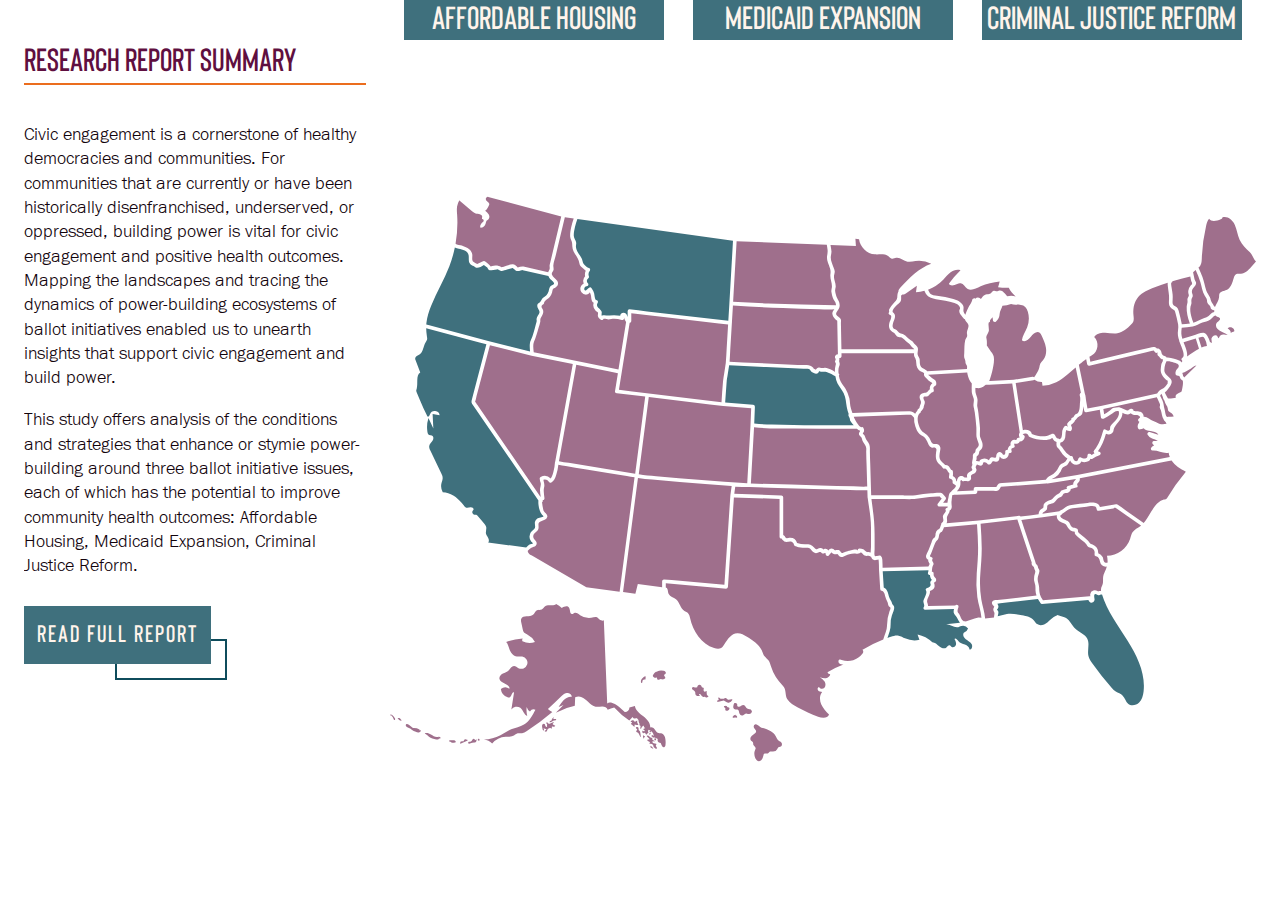
<file: index.html>
<!DOCTYPE html>
<html>

<head>
    <title>BBP Map</title>
    <meta name="viewport" content="width=device-width, initial-scale=1">

    <link rel="stylesheet" type="text/css" href="styles/map.css">
    <base target="_parent">
</head>

<body>
    <div class="content__container">
        <div id="cont-0" class="content active">
            <header>
                <div class="content__states">Research report Summary</div>
            </header>
            <div class="content__text">
                <p>Civic engagement is a cornerstone of healthy democracies and communities. For communities that are currently or have
                been historically disenfranchised, underserved, or oppressed, building power is vital for civic engagement and positive
                health outcomes. Mapping the landscapes and tracing the dynamics of power-building ecosystems of ballot initiatives
                enabled us to unearth insights that support civic engagement and build power.‍</p>
                <p>This study offers analysis of the conditions and strategies that enhance or stymie power-building around three ballot initiative issues, each of which has
                the potential to improve community health outcomes: Affordable Housing, Medicaid Expansion, Criminal Justice Reform.</p>
            </div>
            <footer><a href="https://www.ballotsbuildingpower.com/full-report" class="button w-button">Read Full Report</a></footer>
        </div>
        <div id="cont-1" class="content">
            <header>
                <div class="content__states">California &amp; Oregon</div>
                <div class="content__title">Affordable Housing</div>
            </header>
            <div class="content__text">
                <p>In 2018, voters in Oakland, California were presented with a city ballot measure to improve affordable housing policies
                for renters. Measure Y was “designed to amend eviction limitations law.” Simultaneously, in Portland two interrelated
                ballot measures—intended to allow nonprofits and other private developers in Portland to build affordable housing—were
                brought to Oregon voters. All the measures passed. This case study explores what worked, what the challenges were, and
                examines if power was built through these ballot initiatives.</p>
            </div>
            <footer><a href="https://www.ballotsbuildingpower.com/ballot-initiatives/affordable-housing" class="button w-button">Read Case Study</a></footer>
        </div>
        <div id="cont-2" class="content">
            <header>
                <div class="content__states">Montana &amp; Nebraska</div>
                <div class="content__title">Medicaid Expansion</div>
            </header>
            <div class="content__text">
                <p>In 2018, Nebraska and Montana forwarded ballot initiatives to expand Medicaid. In Nebraska the case study enabled us to
                explore how to forward what is typically considered a progressive issue in a red state and addressed the issue of
                tailoring strategies for rural and urban voters. In Montana, the ballot initiative was coupled with a tobacco tax that
                brought with it a strong opposition group. We explore how much power was built in these scenarios and look at what
                lessons we can glean from these related but different approaches and ecosystems.</p>
            </div>
            <footer><a href="https://www.ballotsbuildingpower.com/ballot-initiatives/medicaid-expansion" class="button w-button">Read Case Study</a></footer>
        </div>
        <div id="cont-3" class="content">
            <header>
                <div class="content__states">Louisiana &amp; Florida</div>
                <div class="content__title">Criminal Justice Reform</div>
            </header>
            <div class="content__text">
                <p>In 2018, Florida and Louisiana’s citizens voted to re-enfranchise formerly incarcerated individuals with felony
                convictions on their record. In Florida this impacted an estimated 1.4 million returning citizens. Amendment 4, also
                known as the “Voting Rights Restoration for Felons Initiative” passed with 64.55% of the vote. In Louisiana the reform
                targeted the front end of sentencing. In 2018, the state passed Amendment 2, the “Unanimous Jury Verdict for Felony
                Trials Amendment” with 64.35% of the vote. Both of these initiatives were forwarded by formerly incarcerated individuals
                and were the most successful in building power in BIPOC communities.</p>
            </div>
            <footer><a href="https://www.ballotsbuildingpower.com/ballot-initiatives/criminal-justice-reform" class="button w-button">Read Case Study</a></footer>
        </div>
    </div>
    <div class="map__container">
        <div class="map__button-box">
            <!-- BUTTONS -->
            <div id="btn-1" class="map__button">Affordable Housing</div>
            <div id="btn-2" class="map__button">Medicaid Expansion</div>
            <div id="btn-3" class="map__button">Criminal Justice Reform</div>
        </div> <!-- BUTTONS -->
        <div class="map">
            <!-- STATES -->
            <svg xmlns="http://www.w3.org/2000/svg" viewBox="0 0 1188.76 774.73">
                <defs>
                    <style>
                        .cls-1 {
                            fill: #9f6f8c;
                        }
                    </style>
                </defs>
                <title>map</title>
                <g id="Layer_2" data-name="Layer 2">
                    <g id="alaska">
                        <path class="cls-1"
                            d="M372.34,736.51c-1.62-.44-3.41-.24-4.94-.94-2-.94-3.08-3.2-4.45-5s-3.93-3.29-5.79-2c.61-6.25-4.48-11.49-9.41-15.39s-10.51-8.09-11.56-14.29l-7.59,2.22a6,6,0,0,1-6.34,6.18l-7.64-7c-3.88-3.56-12.65-8.47-16.43-4.81l-4.67-114.67c-.22,2-4.27.58-5.85-.65s-2.8-3.16-4.77-3.49a8,8,0,0,0-3.51.6,21.66,21.66,0,0,1-18.4-3c-2.45-1.73-5.28-4.12-8-3-1,.45-1.89,1.37-3,1.46-3.6.28-2.24-6-4.32-8.92s-6.73-1.37-9.85.5a31.58,31.58,0,0,0-7.83-5.44c-3.51,3.92-10.73-.08-15,3-1.79,1.27-2.73,3.58-4.71,4.5s-4.62.12-6.66,1.1c-2.5,1.2-3.16,4.51-5.25,6.33-4.49,3.9-13.8-.09-16.18,5.36-.71,1.64-.35,3.53,0,5.28l2.07,9.66a8.94,8.94,0,0,0,1.23,3.43c1,1.47,2.82,2.19,4.43,3A26.33,26.33,0,0,1,199,611.25a23,23,0,0,1-17.2-1,4.7,4.7,0,0,1,.35-4.1,85.06,85.06,0,0,0-22.67,4.91c2.5,2.67,3.21,6.48,4.47,9.91,1.74,4.75,5.33,9.41,10.35,10.06,2.38.32,4.82-.31,7.18.08A8.47,8.47,0,1,1,176.31,647c-2.05-1-3.83-2.94-6.13-2.9-3.26.06-5,3.8-7.33,6-2.19,2-5.2,2.87-7.84,4.28s-5.16,3.93-4.86,6.91c.71,6.94,14.51,7,13.88,13.95a9.76,9.76,0,0,0-11.91.36,14.14,14.14,0,0,0,9.27,11.48,4.08,4.08,0,0,0,2.64.19c3.23-1.14,3.06-8.25,6.24-7l-3.69,23.59a8.72,8.72,0,0,1,12.3-2.35c3.93,3,4.89,9.29,9.45,11.28a38.42,38.42,0,0,1-.7-12.47,10.25,10.25,0,0,0,4.52,6.15,6.12,6.12,0,0,1,7.48-2.47c-4,7.72-8.27,15.83-15.69,20.3-5.38,3.24-11.79,4.19-17.56,6.65-5.19,2.21-9.79,5.6-14.79,8.2a53.28,53.28,0,0,1-22.65,5.91,17.44,17.44,0,0,1,11.31,5.49,26.64,26.64,0,0,1,18.45-9.23c3.49-.22,7.21.22,10.3-1.43,1.67-.9,3-2.35,4.81-3,2.37-.85,5-.12,7.5-.51a16.47,16.47,0,0,0,6.1-2.75,301.81,301.81,0,0,0,35.43-26.28,38,38,0,0,1-6.08-4.2q8.76-8.24,17.35-16.62c2.4-2.36,5-4.83,8.33-5.41s7.33,1.81,7.06,5.16c-8.08-.83-14,7.14-18,14.2l6.61-3q-5.22,5.38-10.45,10.78a87.38,87.38,0,0,1,26.06-9.65l.48-11.59a12.69,12.69,0,0,1,9-.19c7.33,2.65,11.37,11.72,19.06,13,3,.51,6.15-.33,9.23-.27s6.6,1.51,7.3,4.52a37.67,37.67,0,0,1,9-3.18A118.83,118.83,0,0,0,328.49,719c1.49-1.69,3-3.37,4.48-5a3.45,3.45,0,0,0,4.93,1.49,19.13,19.13,0,0,1,3.45,2c-.37-.14-.73-.29-1.1-.41l.27.57-.72-.09c.82.1,1.32,1,1.47,1.77a10.76,10.76,0,0,0,.43,2.42c.32.72,1,1.37.85,2.15-.06.35-.28.68-.22,1,.1.61.91.77,1.32,1.23.76.85-.13,2.16-.17,3.3a1,1,0,0,0,.18.64c.37.43,1.11.09,1.37-.41s.27-1.1.53-1.6c.37-.69,1.16-1,1.77-1.54a2.32,2.32,0,0,0,.64-.9,11.29,11.29,0,0,0,2.57,4.22l.27.19a3.52,3.52,0,0,0-.69-.37c-.62-.23-1.55.15-1.41.79l-.21-.62a1.26,1.26,0,0,0,.2,2.08,2.65,2.65,0,0,1,.69.29.83.83,0,0,1-.3,1.29,1.65,1.65,0,0,1-1.5-.21c-.39-.22-.92-.5-1.21-.16a.85.85,0,0,0-.13.61c.05,1.11.4,2.54,1.5,2.62.82,0,1.6-.75,2.35-.45,1,.4.93,2.31,2,2.27.78,0,.93-1.13,1.43-1.73a12.33,12.33,0,0,1,1-.8.9.9,0,0,0,.23-1.13c-.61,0-.72-.91-.45-1.46a3.88,3.88,0,0,0,.58-1.33,16.13,16.13,0,0,1,1.52.54,9.81,9.81,0,0,1,5.68,7.84,3.48,3.48,0,0,1-2-1.28,1.32,1.32,0,0,0-.76.55l0,.19c-.4-.2-.7.52-.42.88s.76.48,1.09.78a11.33,11.33,0,0,1,.71,1c.26.3.74.5,1,.25a1,1,0,0,0,.27-.47l.13-.36a1.48,1.48,0,0,1,0,.21,12.86,12.86,0,0,1,5.47,2.58,4.7,4.7,0,0,0,0,3c.65,1.47,2.42,2,4,2.38v-.13a8.21,8.21,0,0,1,.29.78c.86,2.55,2.64,6.26,4.94,4.87,1-.61,1.23-1.93,1.36-3.1C378.79,746.13,378.23,738.1,372.34,736.51Z" />
                        <path class="cls-1"
                            d="M339.87,722.61c-.49-1-1-2.25-.26-3.09-.84-.53-1.84.28-2.65.84-.34.23-.79.42-1.12.18a1.34,1.34,0,0,1-.38-.6,2.6,2.6,0,0,0-4.58-.25l-.32.18c-.48,0-.19.86.29,1s1.08,0,1.32.47-.3,1-.78,1.37-.95,1-.5,1.41c2-.23,2.8,3.42,4.84,3.3l.09-3.06a23.15,23.15,0,0,0,5.3.77C340.71,724.27,340.29,723.44,339.87,722.61Z" />
                        <path class="cls-1"
                            d="M343.67,735.91a4.92,4.92,0,0,0-1.14-2.87c-.41-.39-1-.68-1.18-1.2a3.7,3.7,0,0,1,0-1.52,3,3,0,0,0-2.8-3l.06.2a1.73,1.73,0,0,0-.35,2.81c.36.28.87.44,1,.87.36,1-1.41,1.55-1.41,2.58,0,.58.57,1,1.11,1.17a5.09,5.09,0,0,1,1.61.59,2.85,2.85,0,0,1,.8,1.15q1.19,2.43,2.36,4.86c.35.26.64-.39.59-.81C344.15,739.15,343.93,737.53,343.67,735.91Z" />
                        <path class="cls-1"
                            d="M348.52,738.87a1.08,1.08,0,0,0-1.16.82,3.14,3.14,0,0,0,.06,1.55c.17.81.35,1.62.52,2.43.56,0,.73-.73.86-1.28s.77-1.15,1.14-.73l.07-1.24a6.08,6.08,0,0,0-2-.3Z" />
                        <path class="cls-1"
                            d="M365,752.9c.26-.58,1.05-1.08.75-1.64a.93.93,0,0,0-.49-.38c-1-.44-2.23-.42-3.3-.77s-2.13-1.32-1.93-2.43a3.51,3.51,0,0,1,3.23.17c.44-.68-.47-1.44-1.26-1.62s-1.79-.38-1.93-1.18c-.08-.47.22-.94.15-1.41s-.77-1-1.38-1.08A4.2,4.2,0,0,1,357,742a5,5,0,0,1-.82-1,3.58,3.58,0,0,0-3.67-1.31v.69l3.77,3.93c0,.61-.82.81-1.43.77s-1.42,0-1.6.55a1,1,0,0,0,.26.9,5.63,5.63,0,0,0,2,1.08c.67.32,1.34.94,1.23,1.68s-.87,1.3-.63,2a5.38,5.38,0,0,1,3.34-.12,3.11,3.11,0,0,1,2.16,2.39,6.08,6.08,0,0,0,.18,1.29,2.64,2.64,0,0,0,.81,1l1.34,1.12c.61.52,1.52,1.06,2.15.55s.25-1.6-.28-2.26S364.6,753.67,365,752.9Z" />
                        <path class="cls-1" d="M357.61,753.44l.18.09c.08-.22.17-.43.26-.62Z" />
                        <path class="cls-1"
                            d="M357.79,753.53c-.34.89-.48,1.89.21,2.47a3.33,3.33,0,0,0,1.1.5,5.23,5.23,0,0,1,2.49,1.91A6.68,6.68,0,0,0,357.79,753.53Z" />
                        <path class="cls-1" d="M363.84,742.69l.16.08.08,0Z" />
                        <path class="cls-1"
                            d="M362.88,745.07a1.45,1.45,0,0,0,2.27.71,2.47,2.47,0,0,0-1.15-3A2.07,2.07,0,0,0,362.88,745.07Z" />
                        <path class="cls-1"
                            d="M356,736.69a.94.94,0,0,0-.73,1.12,3.19,3.19,0,0,0,3.08-.91,2.3,2.3,0,0,0-2.34-.23Z" />
                        <path class="cls-1"
                            d="M358,734.62a1,1,0,0,0-.53-1.57l-.19-.15a1.09,1.09,0,0,0-.93,1.43A1,1,0,0,0,358,734.62Z" />
                        <path class="cls-1"
                            d="M226.12,716.82c-.77.15-1.87,0-1.93-.77a1.82,1.82,0,0,1,.38-1l.45-.15a1.45,1.45,0,0,0-.36,0,1,1,0,0,0,.12-.57,1.84,1.84,0,0,0-1.16.95,3.12,3.12,0,0,0-.79.79,9.73,9.73,0,0,0-1,2.41,1.19,1.19,0,0,1-.28.49,1.41,1.41,0,0,1-.76.19,2.16,2.16,0,0,0-1.72,1.39.7.7,0,0,0,0,.63.71.71,0,0,0,.63.21c2.12-.07,3.64-2.28,5.74-2.54a11.53,11.53,0,0,0,1.77-.16c.57-.16,1.1-.73.93-1.3C228,716.64,226.89,716.67,226.12,716.82Z" />
                        <path class="cls-1"
                            d="M223.32,723.84c-.13-.29.13-.6.36-.82l1.47-1.38a3.72,3.72,0,0,0-3.06.29,15.85,15.85,0,0,1-2.88,1.31,2.55,2.55,0,0,1-2.81-.92,2.45,2.45,0,0,0-.56-.88.88.88,0,0,0-1.23.43,1.33,1.33,0,0,0,.32,1.38,3.94,3.94,0,0,1,.63.66c.53.86-.43,2,0,3l-.06-.57c.52.42,0,1.38-.66,1.4a1.71,1.71,0,0,1-1.47-1.18c-.25-.62-.31-1.31-.56-1.93a2.1,2.1,0,0,0-.6-.87,2,2,0,0,0-2.72.38,3.77,3.77,0,0,0-.77,2.85c.08,1,.38,2,.55,3a4.56,4.56,0,0,0,.57,2,1.24,1.24,0,0,0,1.79.32l-.84-2.77a25.73,25.73,0,0,0,3.91,1.24c.28,1.29-2.58,1.56-2.29,2.85.19.82,1.37.74,2.16.46.54-.19,1.19-.52,1.19-1.1,0-.25-.15-.49-.14-.74a1.33,1.33,0,0,1,.41-.78c1.08-1.22,2.51-2.57,4.09-2.17a7.24,7.24,0,0,0,1.55.46c.54,0,1.12-.59.82-1-.1-.16-.29-.25-.4-.4-.33-.47.26-1.12.84-1.15a11.13,11.13,0,0,1,1.69.31,2.16,2.16,0,0,0,2.22-1.42l-3.15-1.84A.81.81,0,0,1,223.32,723.84Z" />
                        <path class="cls-1"
                            d="M121.22,743.88a1.71,1.71,0,0,0-.57,2.1c.52,1,2.29.81,2.49-.26S122.26,744,121.22,743.88Z" />
                        <path class="cls-1"
                            d="M122,743.52a1.71,1.71,0,0,0-.74.33l1,0C122.5,743.78,122.22,743.48,122,743.52Z" />
                        <path class="cls-1" d="M120.77,743.86a3.39,3.39,0,0,1,.45,0l0,0Z" />
                        <path class="cls-1" d="M117.52,744.89a2,2,0,0,1,.78,0l.25-.21Z" />
                        <path class="cls-1"
                            d="M116.55,745.87a9.13,9.13,0,0,0-.31-1.3,1.54,1.54,0,0,0-2.12-.35,4.84,4.84,0,0,0-1.47,1.89,3.82,3.82,0,0,1-1.58,1.76,8.51,8.51,0,0,1-2.26.33c-.76.11-1.6.64-1.56,1.4a1.4,1.4,0,0,0,1.47,1.13,5,5,0,0,0,1.93-.62A13.3,13.3,0,0,1,115.5,749a4.54,4.54,0,0,0,1.91-.29c1.25-.62,1.44-2.3,1.47-3.7a2.89,2.89,0,0,0-.58-.14A5.18,5.18,0,0,1,116.55,745.87Z" />
                        <path class="cls-1"
                            d="M106,745.22a2.27,2.27,0,0,0-1.39,0l-.26-.25c.19-.06,0-.32-.24-.33a3,3,0,0,0-2.89,2,1.65,1.65,0,0,1-.34.76c-.37.36-1,.16-1.48.07a3,3,0,0,0-3.29,3.16,4.51,4.51,0,0,0,2.1-.55l7.73-3.4a1.13,1.13,0,0,0,.48-.32A.81.81,0,0,0,106,745.22Z" />
                        <path class="cls-1"
                            d="M88.52,746.48l.5-.59-6.31,0c-.76,0-1.78.25-1.74,1,0,.53.63.84,1.16.92a2.87,2.87,0,0,1,1.52.43c.3.27.44.69.76.93a1.81,1.81,0,0,0,1,.27,11.79,11.79,0,0,0,3.87-.48,1.45,1.45,0,0,0,.74-.4,1.09,1.09,0,0,0-.17-1.38A3.07,3.07,0,0,0,88.52,746.48Z" />
                        <path class="cls-1"
                            d="M65.81,741.2l1.51.55a18.25,18.25,0,0,0-3-.06c-3-.11-5.55-2-8.11-3.55s-5.72-2.82-8.47-1.64c.5,1,1.75,1.36,2.72,2a20.13,20.13,0,0,1,3,2.75c2.65,2.44,6.44,3.13,10,3.71,1.1.18,2.39.3,3.19-.47.31-.3.52-.72.9-.92s1,.06.91.48c1-.1,1.14-1.75.34-2.39A4,4,0,0,0,65.81,741.2Z" />
                        <path class="cls-1"
                            d="M40.41,732.52l.13-1.42a15.65,15.65,0,0,0-8-2,3,3,0,0,1-1-.07,2.77,2.77,0,0,1-.9-.54l-4.77-3.74c-1.07-.83-2.61-1.68-3.66-.82a2,2,0,0,0-.33,2.43,4.78,4.78,0,0,0,1.91,1.79,17,17,0,0,0,2.95,1.41,10.87,10.87,0,0,1,1.54.64,11.86,11.86,0,0,1,1.53,1.22,21.41,21.41,0,0,0,5.55,3,7.49,7.49,0,0,0,4,.84,5.1,5.1,0,0,0,2.08-.91,1.82,1.82,0,0,0,.67-.68,1,1,0,0,0-1.63-1.16Z" />
                        <path class="cls-1"
                            d="M13.5,716.47l1.13.11c-.75-1.39-2.72-1.36-4.28-1.13a7.81,7.81,0,0,0,5.38,4.25A3.19,3.19,0,0,0,13.5,716.47Z" />
                        <path class="cls-1"
                            d="M2.56,711.14a2.9,2.9,0,0,0-1.31-.6,1.16,1.16,0,0,0-1.21.62c-.17.45.22,1.06.69,1l.21-.57c.28-.19.65,0,.9.26a10.7,10.7,0,0,1,3.25,5.4,1.61,1.61,0,0,0,.3.74c.48.53,1.46.08,1.64-.61a2.63,2.63,0,0,0-.52-2A14.3,14.3,0,0,0,2.56,711.14Z" />
                    </g>
                    <g id="hawaii">
                        <path class="cls-1"
                            d="M345.82,667.42c1-.89.39-2.66,1.1-3.81s2.41-1.13,3.77-1l.3-4.22a1,1,0,0,0-1.25.44l-.09-.6c-1.34,1.32-3,2.34-4.12,3.83s-1.64,3.74-.47,5.21a.57.57,0,0,0,.43.27A.53.53,0,0,0,345.82,667.42Z" />
                        <path class="cls-1"
                            d="M375.6,650.75a13.88,13.88,0,0,0-9,.74c0,.21-.05.42-.07.63l-1.45-.06a13,13,0,0,0-3.76,4,2.53,2.53,0,0,0-.45,2.18,2.79,2.79,0,0,0,1.3,1.19,3.72,3.72,0,0,0,2.85.74c.4-.12.82-.38,1.21-.23a14.14,14.14,0,0,0,.64,1.9,2.2,2.2,0,0,0,.74,1c1.28.82,2.78-1.2,4.29-1a8.3,8.3,0,0,1,1.39.57c1.21.4,2.49-.28,3.58-.93a2.14,2.14,0,0,0,1.05-1c.4-1.31-1.78-2.21-1.67-3.57.1-1.13,1.64-1.51,2.2-2.5A2.15,2.15,0,0,0,378,652,4.86,4.86,0,0,0,375.6,650.75Z" />
                        <path class="cls-1"
                            d="M434.65,680.69a4.19,4.19,0,0,0,.17-1.56c-.1-.52-.68-1-1.14-.73-.25.13-.38.42-.57.63-.65.71-1.95.27-2.39-.58a4,4,0,0,1-.05-2.81,1.71,1.71,0,0,0,0-1.07c-.3-.61-1.17-.56-1.78-.85-1.05-.49-1.21-1.9-1.9-2.84a3,3,0,0,0-3.44-.91,3.12,3.12,0,0,0-1.79,3.12l-1.5.51a10.29,10.29,0,0,1-3-.46,2.42,2.42,0,0,0-2.66.94,2.31,2.31,0,0,0,.89,2.61c.76.63,1.71,1,2.44,1.69a4,4,0,0,1,1.23,3c0,.41-.08.81-.05,1.22a3.18,3.18,0,0,0,2.56,2.57,9.25,9.25,0,0,0,3.84-.18l-1.6-2.19a1.44,1.44,0,0,1,1.72-.19,4,4,0,0,1,1.3,1.32c1,1.42,2.46,3.11,4.11,2.57.44-.14.88-.43,1.31-.29s.56.51.84.77a2,2,0,0,0,2.28.14,6,6,0,0,0,1.74-1.69A4.44,4.44,0,0,1,434.65,680.69Z" />
                        <path class="cls-1"
                            d="M469.43,689.62c-1.75-.36-3.54,1.26-5.24.69a6.88,6.88,0,0,1-2.1-1.65,2.14,2.14,0,0,0-2.44-.53c-.24.16-.42.4-.65.57a2.94,2.94,0,0,1-1.9.32l-3.08-.16a2.58,2.58,0,0,1-.87-.16,3.45,3.45,0,0,1-1-.89,1.28,1.28,0,0,0-1.17-.5c-.43.11-.61.82-.2,1l-.17.29a1.71,1.71,0,0,1-.55,2.76c-.4.14-.88.14-1.15.47s0,1.14.53,1.33a2.64,2.64,0,0,0,1.64-.09q2.81-.75,5.64-1.38a3.84,3.84,0,0,1,2.25,0,5.41,5.41,0,0,1,1.6,1.27,5.52,5.52,0,0,0,5.23,1.3,8.61,8.61,0,0,0,3.85-3.19c.26-.33.51-.79.27-1.12A.83.83,0,0,0,469.43,689.62Z" />
                        <path class="cls-1"
                            d="M463,700.25a6.07,6.07,0,0,1-.59-.9,1.9,1.9,0,0,0-2.48-.46c-.68,0-1.44.09-1.58.71-.25,1.09,1.71,1.36,2,2.43.17.56-.17,1.14-.17,1.72a1.93,1.93,0,0,0,1.78,1.73,3.88,3.88,0,0,0,2.52-.81,3.62,3.62,0,0,0,1.4-1.58,1.71,1.71,0,0,0-.44-1.94C464.77,700.62,463.63,700.88,463,700.25Z" />
                        <path class="cls-1"
                            d="M474,711.8l.73-.7c-1.57-.14-2.9,1.08-4,2.2a1.51,1.51,0,0,0-.52.83c-.08.67.73,1.12,1.41,1.08a17,17,0,0,1,2-.31c.69,0,1.38.44,2.05.25a1.53,1.53,0,0,0,.65-2.23A2.79,2.79,0,0,0,474,711.8Z" />
                        <path class="cls-1"
                            d="M496,708.62a3.26,3.26,0,0,0-.47-4.59c-1.31-.9-3.14-.53-4.58-1.22-2.42-1.16-3.12-5-5.79-5.3a4.86,4.86,0,0,0-3.12,1,7.23,7.23,0,0,1-3,1.41,2.15,2.15,0,0,1-2.47-1.7c0-.39.11-.77.11-1.16a2.48,2.48,0,0,0-1.38-2,7.33,7.33,0,0,0-2.49-.65l.07.13a10.1,10.1,0,0,0-1.72,5.45,3.62,3.62,0,0,0,1.3,3.24c1.5,1,3.65-.16,5.17.75,1.69,1,1.33,3.53,2.06,5.36a4,4,0,0,0,5.13,2.21c1.48-.67,2.53-2.37,4.16-2.39a7.62,7.62,0,0,1,2.3.65A4.44,4.44,0,0,0,496,708.62Z" />
                        <path class="cls-1"
                            d="M536.78,748.6a17.46,17.46,0,0,0-2.16-1.09c-3.38-1.82-4.27-6.2-6.56-9.28-1.85-2.47-4.61-4.07-7.29-5.6a26.08,26.08,0,0,0-7.36-3.23,24.16,24.16,0,0,1-3.5-.73c-2.45-.91-4.15-3.28-6.6-4.18l-1.62-.35a3.6,3.6,0,0,0-2.19,4.5c.76,2.05,3.42,3.48,3,5.62a3.61,3.61,0,0,1-1,1.65c-1.55,1.65-3.63,2.72-5.15,4.39s-2.35,4.4-.92,6.15c.95,1.15,2.73,1.7,3.05,3.16.14.62,0,1.28,0,1.91.3,2.21,3.54,3.27,3.47,5.49a5,5,0,0,1-.57,1.78,14.46,14.46,0,0,0,.12,11.89c1,2.09,2.83,4.11,5.14,4a5.41,5.41,0,0,0,4.28-3,25.77,25.77,0,0,0,1.75-5.19,3.69,3.69,0,0,1,.95-1.81c1.41-1.24,3.75,0,5.46-.77,1.12-.52,1.73-1.81,2.86-2.32s2.42-.13,3.65-.08a6.65,6.65,0,0,0,6.13-3.68,5,5,0,0,1,1.46-2.31,7.24,7.24,0,0,1,2.29-.54C538.15,754.36,539,750.21,536.78,748.6Z" />
                    </g>
                    <g id="massachusets">
                        <path class="cls-1"
                            d="M1158,181.06c-1.9-2.58-6.46-3-8.17-.26,1.59,1.06,3.25,2.22,4,4a4.07,4.07,0,0,1,.21,2.32h0a29.29,29.29,0,0,1,3.36-1.81l1.38-.56a2.93,2.93,0,0,1,.29-1.17Z" />
                        <path class="cls-1"
                            d="M1129.48,165.31a16.77,16.77,0,0,1-3.73,3.3c-3.21,2-7,2.71-10.49,4-4.7,1.75-8.38,4.7-13.47,5.44s-10,1.22-15,1.8a51.7,51.7,0,0,0-.53,8.22,30,30,0,0,0,1.39,6.88l14.93-4.48c4.16-1.25,9.66-4.07,14-3.88,3.78.16,5.93,5,7.28,7.93a29.22,29.22,0,0,1,1.7,4.89,7.52,7.52,0,0,1,2.64,1.32c0-2.09-.81-5.37-.57-6.38a5.68,5.68,0,0,1,2.92-3.79,4.51,4.51,0,0,1,4.15-.09c1.22.64,1.89,3.22,2.74,3.57.46.18.51-.93,1.18-2a6.69,6.69,0,0,1,1.64-1.95,6,6,0,0,1,4.77-1,13.73,13.73,0,0,0,4.93.24h0c-.43-.16-.84-.36-1.25-.56l-6.36-3.16c-2.55-1.26-5.19-2.6-6.93-4.84s-2.31-5.69-.5-7.88,5.6-3.84,4.33-6.28c-.68-1.3-2.41-1.48-3.77-2a5.93,5.93,0,0,1-2.24-1.57h0A7,7,0,0,0,1129.48,165.31Z" />
                    </g>
                    <g id="maine">
                        <path class="cls-1"
                            d="M1188.76,88.87l-6.63,7.38c-3.84,4.27-8.26,8.83-14,9.28-2.48.19-5.24-.37-7.26,1.09-1.4,1-2,2.77-2.55,4.42-2,6.49-3.91,14.13-10.11,16.86-3.35,1.48-7.93,1.57-9.47,4.89-.68,1.48-.5,3.2-.63,4.82-.39,4.77-3.52,8.78-5.47,13.17-.78,0-1,0-1.2-.11s-.2-.43-.57-1.17a16.23,16.23,0,0,0-2.55-4.22c-1.76-2.1-1.74-4.78-2.84-7.26-1.42-3.18-3.69-5.65-4.89-9-2.19-6.14-3-12.65-5.33-18.78-1.67-4.42-3.57-8.75-5.49-13.08a14.63,14.63,0,0,0,2.6-3c1.78-2.87,1.87-6.43,2-9.8a231.68,231.68,0,0,1,6-45c.77-3.29,1.69-6.71,4-9.2,3.24,4.84,10.68,3,16,.64,1.06-.47,2.31-1.27,2.13-2.42,6.8-2.38,14,3.34,17.07,9.87s3.65,14,6.69,20.53c3.15,6.78,8.7,12.09,14.13,17.23C1183.87,79.31,1185.24,85.54,1188.76,88.87Z" />
                    </g>
                    <g id="new-hampshire">
                        <path class="cls-1"
                            d="M1131.38,158.21a8.37,8.37,0,0,0-5.21,3.08c-3.09,3.89-7.09,4.73-11.6,6.29-4.17,1.44-7.81,4.29-12.08,5.32h0a2.25,2.25,0,0,0-.08-1.32c-2.5-7.11-5.63-16.69-2.65-23.91,1-2.55-.08-4,.34-6.42.36-2.11,2-3.4,1.82-5.69-.1-1.72-1.06-3.09-1.17-4.83-.16-2.51,1-4.29,2.5-6.09s3.37-3.64,3.33-6.18c0-2.07-1.68-3.43-2.19-5.36-.84-3.15-1.16-6.33-2-9.49l3.53-3.15a136.67,136.67,0,0,1,6.44,16.4c1.93,6.41,2.55,13.27,6.08,19.11a36.16,36.16,0,0,1,2.51,3.88c.78,1.8.4,3.74,1.07,5.51.83,2.22,3.14,3.08,4,5.15.6,1.54.3,2.83,1.78,4a5.93,5.93,0,0,0,3.68,1.19c0,.39,0,.78,0,1.16A11.2,11.2,0,0,0,1131.38,158.21Z" />
                    </g>
                    <g id="vermont">
                        <path class="cls-1"
                            d="M1095.77,129.26a13.26,13.26,0,0,0,.23,3.61c.52,2.45,1.16,2.35-.21,4.82-1.29,2.32-1.26,3-1,5.49.25,2.72-1,5-1.16,7.76-.42,7.32,1.56,15.14,4,22a2.71,2.71,0,0,0,.47.82c-3.71.53-7.54.75-11.23,1.13q-.06-.45-.15-.9c-1-5.39-2.49-10.74-3.76-16.08-.91-3.8-1.66-5.68-5.11-7.55-3.76-2-3.84-4.39-3.55-8.45a45.31,45.31,0,0,0,0-7.9c-.27-2.63-.77-5.24-1.14-7.86-.19-1.34-1.16-5.82-.86-8.14a2.06,2.06,0,0,0,1.73-2.06c8.11-2.37,16.32-4.47,24.52-6.55.34,1.91.65,3.83,1.18,5.75.25.92.84,1.54,1.1,2.35.8,2.53-.61,3-2,4.66A12.93,12.93,0,0,0,1095.77,129.26Z" />
                    </g>
                    <g id="rhode-island">
                        <path class="cls-1"
                            d="M1121.45,204.83a26.86,26.86,0,0,0-7.48,2.09l-4.26-13.36c1.59-.53,3.67-1.6,5.25-1.57,2,0,2.48,1,3.49,2.82A24.65,24.65,0,0,1,1121.45,204.83Z" />
                    </g>
                    <g id="connecticut">
                        <path class="cls-1"
                            d="M1106.08,194.65l4.43,13.92c-1.59.84-3.16,1.75-4.71,2.68a103,103,0,0,0-11.63,8.13c.85-5.15-1.84-11.79-3.37-15.89-.47-1.26-1-2.53-1.46-3.81Z" />
                    </g>
                    <g id="pennsylvania">
                        <path class="cls-1"
                            d="M953.77,270h0c1.28,3,1.29,7.31,1.84,10.37.59,3.35,1.19,6.7,1.78,10.05L975.72,287,1053.05,270a11.36,11.36,0,0,1,3.32-4.29c2.78-2,5.34-1.82,7.66-4.82a28.84,28.84,0,0,0,2.67-3.57,2.87,2.87,0,0,0,.78-2.86,1.73,1.73,0,0,0-1.32-2.49c-1.05-1.15-2.3-2.06-3.33-3.28-2.7-3.25-5-6.53-4.93-11a66.07,66.07,0,0,1,.81-7.32c.22-1.58,2.58-4.6,2.25-5.86a2.3,2.3,0,0,1,.16-1.69,16.39,16.39,0,0,1-1.73,0c-2.3-.54-2.41-2-3.74-3.45s-2.28-1.58-2.23-3.88c0-1,.34-1.65.45-1.18a2.58,2.58,0,0,0-.23-.53A2.57,2.57,0,0,1,1050,213c-.18-.3-1.67-1.73-1.48-2.1a.53.53,0,0,1-.17,0,9.8,9.8,0,0,0-2.08.49l-8,1.9-78.21,18.45A2.54,2.54,0,0,1,957,230c-.46-2.47-.91-4.94-1.37-7.4.73-.53-9.75,7.74-10.06,8Q949.65,250.32,953.77,270Z" />
                    </g>
                    <g id="ohio">
                        <path class="cls-1"
                            d="M858.88,255.75q5,32.31,9.92,64.62c5-1.52,11.26,0,12.29,5.18,7.64,2.85,17.39,5,24.65,1.23,1.89-1,3.33-2.29,5.6-1.06s2.61,6.06,5.61,5.93a2.16,2.16,0,0,1,2,1c4.19,0,3.43-8.86,3.89-11.42a11.85,11.85,0,0,1,3.13-6.33,2.49,2.49,0,0,1,3-.39,14.11,14.11,0,0,0,1.49,1c-.53-1.35-1.17-2.77-.85-4.09.2-.85,5.07-6.23,5.76-4.87-.79-1.56.13-3.91,2.15-3.76.79.06,2.12-3.1,2.76-3.69,1-.89,2.32-.91,3.25-1.65,3.89-3.08,3.19-10.8,3.64-15.28a25.47,25.47,0,0,0,.12-7.6c-.29-1.53-.91-2.28-.33-3.78a3.86,3.86,0,0,1,1.46-1.82q-3.6-17.28-7.21-34.55c-4,3.51-8,7-12.08,10.22-4.62,3.63-9.29,7.29-14.53,9.94a44.79,44.79,0,0,1-18.88,4.78l-.75-5.17A16.24,16.24,0,0,1,884.53,251a2.22,2.22,0,0,1-1.34.7Z" />
                    </g>
                    <g id="new-york">
                        <path class="cls-1"
                            d="M1059.17,214.8c-.15-3.63-3.18-7.33-6.4-6.41-2.8-2.95-5.77-2.27-9.89-1.3l-20,4.71L971.2,224l-9.85,2.33q-.63-3.37-1.25-6.74c.48-.31,2-1.29,3.46-2.06,8.64-4.77,10.32-18.51,3.08-25.22,3-4.71,9.37-6.08,15-5.84s11.24,1.66,16.78.79c7.46-1.18,13.66-6.32,18.84-11.81a14.15,14.15,0,0,0,3-4.09c1.11-2.66.62-5.69.33-8.57-.79-7.8.21-16.08,4.61-22.57,4.84-7.13,13-11.13,20.94-14.53a221.31,221.31,0,0,1,21.38-7.81,33.67,33.67,0,0,0,.25,5.32c.51,5.71,2,11.25,1.66,17-.23,3.8-.81,7.81,1.5,11.15a9,9,0,0,0,3.59,3c2.67,1.37,2.89,1.86,3.6,4.85,1.27,5.32,2.88,10.69,3.77,16.08.83,5-1,10-.29,15.12a41.61,41.61,0,0,0,1.89,7.54,2.89,2.89,0,0,0,.69,2c.51,1.38,1,2.77,1.57,4.15,1.21,3.19,6.37,14.3,2.1,16.77a2.51,2.51,0,0,0-.51,3.92c.35.34.12,1.36-.28,2.56l0,0a7,7,0,0,0-.7-.74c-2.57-2.38-6.87-3.12-10.07-4.23-3.45-1.2-6.8-2.11-10.24-1.69a6.57,6.57,0,0,0-.68-1.06c-.84-.93-1.89-1-3-1.44-1.57-.67-1.42-.7-2.6-2Z" />
                        <path class="cls-1"
                            d="M1107,231.5a7,7,0,0,0-1.76.34c-1.82.63-4,2.7-5.67,3.68-3.89,2.21-7.86,5.18-12.25,6.37a2.49,2.49,0,0,1,.87,1.83,4.49,4.49,0,0,0,2.31,4.18l-.29.23Z" />
                    </g>
                    <g id="new-jersey">
                        <path class="cls-1"
                            d="M1083.5,246a25.51,25.51,0,0,1-3.42-.79,2.49,2.49,0,0,1-1.75-1.75,8.13,8.13,0,0,1,.52-4.7c.84-1.9,2.93-3.27,3.65-5.13,1.69-4.34-3.61-5-6.78-6.14s-6.46-2.32-9.83-1.68a32.58,32.58,0,0,1-1.59,3.61,31.53,31.53,0,0,0-1.4,8.35c-.09,6.11,5.74,8.35,8.83,12.48,3.23,4.34-.22,9.12-2.93,12.66-1.36,1.77-2.65,3.82-4.57,5a4.65,4.65,0,0,1-.74.37,7.79,7.79,0,0,1,.69,1.56c1.17,2.26,2.52,4.51,3.58,6.78,3,.85,8.35-1,11-.93-.17-1.16-.71-2.07,0-3.42,1.11-2,4.43-3,6.27-4,.14-.07.75-.42,1.58-.91.22-1,.43-1.92.64-2.88.87-3.91,1.67-8.16,1.09-12A9.84,9.84,0,0,1,1083.5,246Z" />
                    </g>
                    <g id="maryland">
                        <path class="cls-1"
                            d="M1063.07,307.28a2.53,2.53,0,0,1-1-1.74c-2.59-3.35-2.61-9.76-4-13-.5-1.18-1.26-2.08-1.45-3.39s.57-2.48.46-3.65a8.94,8.94,0,0,0-1-2.74c-1.15-2.51-2.29-5-3.44-7.54L979.19,291.3c.36,2.4.73,4.8,1.09,7.2a45.29,45.29,0,0,0,8-5.07c2.28-1.94,3-3.28,6-3.71,2.68-.38,5.62-1.14,8.23-.31a2.46,2.46,0,0,1,.52.22l.08,0a59.52,59.52,0,0,0,6.28,2.8,6.12,6.12,0,0,0,4.33.56,4,4,0,0,1,.87-.91c1.74-.73,2.24-1.43,4.25-.82a2.52,2.52,0,0,1,1.84,2.41c-.08,1.08,8.1.93,9.44,1.45a6.57,6.57,0,0,1,3.7,3.49,7.81,7.81,0,0,1,.72,3.28c4.87-.43,8.94,4.18,13.27,5.89,2.71,1.06,5.25,2.62,8,3.58,3.36,1.18,6.72.89,10.12.33A7,7,0,0,0,1063.07,307.28Z" />
                    </g>
                    <g id="deleware">
                        <path class="cls-1"
                            d="M1060.48,273.82c-.52-1.11-1-2.23-1.55-3.35a9.62,9.62,0,0,0-1.78,2.56c2,4,4.62,8.4,4.91,12.69.21,3,1.19,5.46,1.72,8.43a32,32,0,0,0,1.14,5.35c1.06,2.93,1.46,2.66,4.14,2.52,2.22-.12,4.48-.51,6.73-.52-.3-.62-.59-1.24-.9-1.86-1.27-2.61-2.25-2.91-4.62-4.4s-2.28-2.49-2.66-5.1c-.51-3.48-3-5-3.89-8.2-.22-.81-.49-1.61-.78-2.4C1061.5,278,1061.08,275.86,1060.48,273.82Z" />
                    </g>
                    <g id="west-virginia">
                        <path class="cls-1"
                            d="M989.37,298.84c-3.12,2.08-6.47,3.87-9.75,5.68-1.27.7-3.42.17-3.67-1.49q-.83-5.37-1.63-10.74l-18.27,3.48A2.55,2.55,0,0,1,953,294c-.39-2.19-.77-4.37-1.16-6.56a64.14,64.14,0,0,1-1.54,10.16c-1.44,3.84-5,3.54-7.26,6.38-1,1.27-1.7,2.46-2.77,3.14-.33,1.5-1.55,2.7-3.06,4-.85.7-2.26,1.26-2.34,2.68a17.55,17.55,0,0,0,1,2.32,5.58,5.58,0,0,1-.11,3.74,2.58,2.58,0,0,1-3.07,1.74,14.69,14.69,0,0,1-4.29-1.55c-2,4-.28,9.45-2.67,13.44a8,8,0,0,1-5.7,4c0,1.18,0,2.35,0,3.53,2.16,1.67,3.46,3.88,5,6.29a25.32,25.32,0,0,0,8.91,8.61l.41-.16a2.52,2.52,0,0,1,3.07,1.75,7.89,7.89,0,0,0,1.73,4.05q4.22,3.57,5.69-1.66a2.51,2.51,0,0,1,3.76-2.15c1.84,1.21,4.44,2.22,6.65,1.22,2.41-1.09,1.91-2.14,2.26-4.66.29-2.07,2.91-2.12,4.18-1.1l1.56,1.25a30.9,30.9,0,0,1,4-2.29c-.2-.18-.4-.36-.6-.56a2.56,2.56,0,0,1,0-3.54c6.56-7.67,9.5-17.33,12.31-26.84a2.53,2.53,0,0,1,3.67-1.49c2.15,1.1,4.75,2.49,5.75-.66.27-.84-.07-2,.19-3,.55-2,2-3.46,3.38-4.93,4.36-4.49,10.63-10.3,8.25-17.17C995.67,293.22,992.72,296.61,989.37,298.84Z" />
                    </g>
                    <g id="virginia">
                        <path class="cls-1"
                            d="M1065.87,351.65c-6.55,0-12.46-3.61-19-3.24-2.19.12-3.25-2.81-1.76-4.27a13.51,13.51,0,0,1,3.7-2.66l-1.78-2.07c-1.33-1.56-.54-4.34,1.77-4.27l5.3.17c-2.22-1.68-5.51-2.28-8-3.42a12.85,12.85,0,0,1-6.14-5.34c-1.06-1.82.71-4.36,2.82-3.67l11.92,3.88c-.56-4.18-14.52-5.85-16-6.25a7,7,0,0,1-4.14-2.81,21.58,21.58,0,0,1-4.81,1.51,2.56,2.56,0,0,1-3.07-1.74,6.08,6.08,0,0,1-.09-4.06c.17-.55,2.2-4.48,2.07-4.52a2.53,2.53,0,0,1-.59-4.57c2.6-1.39,1.38-2.94-.14-3.92s-3-.64-4.76-.83a13,13,0,0,1-3.73-.89,7.46,7.46,0,0,1-2.55-1.66,10.57,10.57,0,0,1-1.13.9,5.22,5.22,0,0,1-3.18.88c-2.28-.07-4.76-1.15-7.13-2.35.19,6.8-4.88,12.13-9.55,17.66a12,12,0,0,0-2.64,5.7,12.74,12.74,0,0,1-.42,2.48,6.25,6.25,0,0,1-2.78,3c-2.38,1.3-4.9.92-7.27,0-2.6,8.58-5.63,17-11.06,24.14a5.59,5.59,0,0,0,2.1.63c2.47.56,2.29,4.17,0,4.82a27.9,27.9,0,0,0-9.51,4.8,2.46,2.46,0,0,1-2.85-.26c-.66,2.09-1.89,3.41-5,4.31a12.16,12.16,0,0,1-7.48-.25,7.88,7.88,0,0,1-6.9,4.49c-4,.1-6.88-2.61-8.48-5.94-1.58,2-2.58,5.12-4.46,6.5-1.6,1.18-3.58,1.48-5.13,2.73-1.79,1.42-2.16,3.42-3.2,5.41a20.79,20.79,0,0,1-7.69,8.15c-1.51.92-3.49,1.7-5.19,2.74l35.34-5.68,17.36-3.36,109.78-21.29h0a27.72,27.72,0,0,1-1.58-5.82h0A19.31,19.31,0,0,1,1065.87,351.65Z" />
                    </g>
                    <g id="tennessee">
                        <path class="cls-1"
                            d="M901.08,393.24a2.58,2.58,0,0,1-1,.29l-61.49,4.55c-1.2,2.22-2.47,4.95-4.89,5.45s-5.65,0-8.18,0H806.22v1.83a2.54,2.54,0,0,1-2.5,2.5l-25.18,1.24c-1.52.07-3.92-.26-5.36.26-.28.1-.89-.13-1.12.05-.42.33-.83,5.77-1,6.67-.61,3-.28,5.21,0,8.18a6.74,6.74,0,0,1-.35,3.5,5.85,5.85,0,0,1-2.49,2.87c.25,2.83-2.33,5.34-3.43,8.35-1,2.73.65,5.2-.38,8a6.28,6.28,0,0,1-.65,1.26l44.38-4,55.27-6.38a2,2,0,0,1,2.12,1.06c8.72-1.15,16.78-2.23,24.8-3.31a8.77,8.77,0,0,1,1.2-4.22,10,10,0,0,1,2.14-2.54c.56-.47,2.54-1.17,2.83-1.61,1-1.5.17-3.91,1.17-5.66a10.06,10.06,0,0,1,5.21-4c3.76-1.5,6-1.69,8.43-5.11a11.19,11.19,0,0,1,3.81-3.56c1.76-1,3.22-1.59,4.53-3.07.78-.89,1-1.86,2-2.64s7-2.86,7.85-2a2.52,2.52,0,0,1,1.1-4.18l7.33-2a5.87,5.87,0,0,1,.47-3.21c1-2.16,2.71-2.78,3.18-4.61l-38.85,6.23A3,3,0,0,1,901.08,393.24Z" />
                    </g>
                    <g id="kentucky">
                        <path class="cls-1"
                            d="M923.5,353.79c-2.39-2.83-3.84-6.32-6.54-8.83-2.52-2.35-2.17-5.21-2-8.46a7,7,0,0,1-4.78-3.73c-1.25-2.18-.34-2-2.34-1.14a17.72,17.72,0,0,1-3.49,1.57c-8.33,2-18.55-.39-26.27-3.48a2.57,2.57,0,0,1-1.83-2.41q-1.31-3-4-2.43a5,5,0,0,0-4.14,2,2.52,2.52,0,0,1,3.07,3.08,7.37,7.37,0,0,1-6.73,5.84,5.19,5.19,0,0,1-2.58,2.7c-1.22.61-2.15.16-3.27.54a3.42,3.42,0,0,1-1.55-.44,3.71,3.71,0,0,0,.37,3.12c.66,1.68-1,3-2.41,3.17-1.92.49-2.51,1.73-1.75,3.71a2.51,2.51,0,0,1-1.75,3.08l-2,.41c-.1,2.95-1.21,5.76-4.21,7.07a6.5,6.5,0,0,1-5.55,0,10.93,10.93,0,0,1-1.89-1.61c-1.06-.9-.23-1.36-.8-.69-.92,1.09-.16,3.62-1.47,5.06a5.13,5.13,0,0,1-4,1.63c-1,0-1.92-.58-2.86-.6-1.75,0-1.58.17-2.62,1.63s-1.36,2.33-3.26,2.92a2.55,2.55,0,0,1-2.82-1.15,4.14,4.14,0,0,0-3.78-2.07c-1.87,0-1.36,0-2,1.19-.46.82-.38,1.84-1.13,2.62-2.63,2.71-5-.64-7.44-.69-.53,1.26-1.67,2.3-1.73,3.95,0,1.2,1.21,2.32,1.2,3.67a6.29,6.29,0,0,1-2,4c-1.35,1.34-4.14,1.72-5.2,3.08-1.21,1.56.27,3.71-.53,5.51-1.93,4.29-6.38,2-9.79,2.77-1.19.26-2.88-.36-3.08-1.75q-2.19.64-1.51,3.14a24.13,24.13,0,0,1-.13,3.51,13.38,13.38,0,0,1-1.14,3.92,17.92,17.92,0,0,1-3.56,4.88h.38L801.22,403v-2a2.54,2.54,0,0,1,2.5-2.5h28.56c1.2-2.18,2.42-4.65,4.77-5.33a18.21,18.21,0,0,1,3.46-.26l21.13-1.57,38.41-2.84a1,1,0,0,1,.25,0c1.3-2.76,3.8-4.49,6.56-6,5.39-3,8.32-5.7,10.93-11.36a9.46,9.46,0,0,1,3.31-4.32c2-1.33,4.51-1.46,6.13-3.41a35,35,0,0,0,2.66-4.11A28.13,28.13,0,0,1,923.5,353.79Z" />
                    </g>
                    <g id="south-carolina">
                        <path class="cls-1"
                            d="M1010.12,436.72l20.79,14.55-.57.45c-3.8,2.83-8.49,4.76-11.08,8.72-1.74,2.65-2.3,5.87-3.25,8.89-4.25,13.43-17.74,23.36-31.82,23.41A31,31,0,0,1,985,502a2.37,2.37,0,0,0-.49.46c-2.12.22-3.92-.47-5-3.37-.54-1.49-.46-3.08-1.26-4.57a11.72,11.72,0,0,0-6.07-5.34,12.55,12.55,0,0,0-7.78-12c-1.55-.62-2.43-.68-3.54-1.71-1-.89-1.66-2.25-2.62-3.2-2.86-2.82-6.12-5.32-9.18-7.92-1.5-1.28-3.75-2.58-4.51-4.49-.41-1,.12-2.23-.51-3.31-1.61-2.75-5.14-1.38-7.48-2.95-3.05-2.05-2.8-6.16-5.92-8.24-1.67-1.11-14.76-5.46-9.29-9a1.86,1.86,0,0,0,1.42-1.41c3.08-1.39,5.18-3.84,8.09-5.47,3.8-2.13,8.65-2.06,12.86-2.59l12.5-1.58c4-.5,13.41-3.12,13.76,3.23a2.54,2.54,0,0,0,3.16,2.41l19.8-3.26c3.11-.51,2.22-1.42,4.48.16Z" />
                    </g>
                    <g id="north-carolina">
                        <path class="cls-1"
                            d="M1092.46,377.26a255.81,255.81,0,0,0-25.91,36.62c-.59,1-3.74,2.44-3.35,1.33-8.07,2.18-13.69,9.38-18,16.54-3.31,5.48-6.34,11.34-10.59,16l-23.53-16.47c-3.94-2.76-7.84-6-12-8.42-2.18-1.24-3.92-.6-6.47-.18l-18.06,3c-2.65-9.1-15.5-5.73-23.09-4.77-6,.76-12.29,1.07-18.21,2.38-5.28,1.17-8.37,5.37-13.15,7.44a2.08,2.08,0,0,0-1.12,1l-23.58,3.21c.72-2.74,4.41-2.91,6-5.39,1.85-3-1-5.56,3.48-7.39,2.27-.94,4.81-1.11,6.89-2.53s3-3.94,5-5.47,4.41-1.42,6.1-3.67c1.53-2,.79-3,4.41-3.86,1.16-.29,2.32-.08,3.49-.48a5.32,5.32,0,0,0,3.83-5l7.33-2a2.52,2.52,0,0,0,1.49-3.67c-1.07-1.74,2.47-4,3.06-5.49a7.67,7.67,0,0,0,.4-3.68l118.57-23,7.45-1.44C1077.39,368.8,1085.09,373.2,1092.46,377.26Z" />
                    </g>
                    <g id="florida">
                        <path class="cls-1"
                            d="M846.82,572.78c6.91-.84,13.89.41,20.74,1.66,6,1.09,12.37,2.43,16.38,7,1.49,1.68,2.59,3.76,4.41,5.09,4.11,3,10,1,14-2.18s7.32-7.35,12-9.19a3.59,3.59,0,0,0,1.82-1.2c5.26,1.78,12.24,3,15.57,7.22,3.54,4.47,6.32,9.63,10.69,13.29,4.84,4.07,11.55,6.28,14.58,11.82,3.88,7.09-.14,16,1.75,23.91.92,3.8,3.18,7.13,5.44,10.33a395.52,395.52,0,0,0,26.69,33.7,28,28,0,0,0,5.34,5c3.09,2,7,2.91,9.59,5.51,3.19,3.13,4,8.21,7.36,11.12,4.24,3.64,11.2,2.3,15.16-1.66s5.47-9.72,6.11-15.27c2.8-24.54-8.58-48.42-21.74-69.31S984.1,568.69,977.06,545c.12.4.26.8.38,1.2-2.6-1.3-2.88.68-5.1.7-1.16,0-3.34-1.77-4.27-1.57-2.94.64-.36,6.39-1,8.4a4.56,4.56,0,0,1-4,3.34c-2.47.1-3.52-1.8-4.37-3.72l-63.69,5.49a2.47,2.47,0,0,1-2.16-1.24l-3.45-5.42-40,4.51L837.7,558c-1.21.13-2.66.49-4.06.68a7.1,7.1,0,0,1,1.59,3.9c0,1.15-.67,1.83-1,2.79-1.2.63-1.31,1.32-.32,2.07a4,4,0,0,1,.8,1.28c1.13,2.46-.13,4.77-.54,7.1" />
                    </g>
                    <g id="georgia">
                        <path class="cls-1"
                            d="M977.31,505.92a7.43,7.43,0,0,1-2.54-4.55c-.84-3.91-1.41-6.93-5.86-8a2.56,2.56,0,0,1-1.75-3.08A7.75,7.75,0,0,0,963.1,482c-1.59-.79-3.46-.57-4.9-1.73-1-.78-1.4-2-2.13-3a33.11,33.11,0,0,0-5-4.7c-3.27-2.8-8-5.66-10.46-9.2-.8-1.15-.47-3.32-.63-3.63.65-.09.57-.13-.24-.11a5.72,5.72,0,0,1-1-.07,18,18,0,0,1-2.28-.55c-3.27-1.12-5.28-3.42-6.83-6.4-1.19-2.27-1.61-3-4-4.13a44.65,44.65,0,0,1-6.74-3.28,8.29,8.29,0,0,1-3.52-8l-21.78,3a4.07,4.07,0,0,1-.5,0q-13.21,1.78-26.44,3.52,1.83,5.46,3.64,10.92l14.23,42.69c.45,1.36,1,2.72,1.37,4.1a6,6,0,0,0,1.29,2.92c.68.88,1.45,1.26,1.92,2.35s.22,2.08.64,3c.72,1.63,1.93,2.34,1.71,4.45-.39,3.58-2.48,6.66-2.43,10.45,0,4,2,7.71,2.06,11.81.09,4.4.29,8.14,2.22,12.19a2.42,2.42,0,0,1,.22.71l2.78,4.36,63.95-5.52a2.27,2.27,0,0,1,1.25.32,8.1,8.1,0,0,1-.31-3.06,5.9,5.9,0,0,1,4.3-5,7.65,7.65,0,0,1,3.86,0c.61.2,1.21.42,1.8.68.58.8,1.25.84,2,.1,1.12-.09,2.06-.21,2.94-.25h0a10.66,10.66,0,0,1,0-3.09c.4-2.31,1.75-4.35,2.33-6.62.8-3.13.07-6.45.53-9.65.51-3.64,2.49-6.88,3.85-10.3a30.32,30.32,0,0,0,1.18-3.72A8.8,8.8,0,0,1,977.31,505.92Z" />
                    </g>
                    <g id="alabama">
                        <path class="cls-1"
                            d="M829.14,577.34a24,24,0,0,1,.42-3.63c.72-4.29-.64-3.21-1.28-6.22a4.79,4.79,0,0,1,.31-2.94c1-2.32,1.49-1,.13-3-.6-.86-1.53-1.26-2-2.3a4,4,0,0,1,1.72-5.15c1.25-.6,3.77-.48,5.18-.64l10.51-1.18,43.33-4.89a26.09,26.09,0,0,1-1.4-7.34,47.51,47.51,0,0,0-.26-6.75c-.38-2.1-1.26-4.07-1.59-6.19a24.46,24.46,0,0,1,1.23-10.59c.94-3,0-3.09-.94-5.92-.44-1.32-.26-1.81-1.36-3.06-.3-.34-.64-.48-.94-.87a5.76,5.76,0,0,1-1.46-2.74c-.17-1.21.33-.93.28-1.35a25.88,25.88,0,0,0-1.57-4.72q-3.51-10.5-7-21-5.62-16.87-11.26-33.77l-50.47,5.83c.75,11.16,1.46,22.33,1.54,33.51.07,11.57-1,23-1.88,34.51a149.7,149.7,0,0,0,1.32,35.95c1.45,8.64,4.63,17.18,5.24,25.94" />
                    </g>
                    <g id="mississippi">
                        <path class="cls-1"
                            d="M802.52,578.94a17.63,17.63,0,0,1,5.23-1.48,14.25,14.25,0,0,1,4.15.49c-.82-9.53-4.42-19.05-5.7-28.47a154.41,154.41,0,0,1-.79-32.52c.89-11.85,2-23.6,1.87-35.5-.11-10.68-.78-21.35-1.49-32l-45.33,4a32.52,32.52,0,0,1-2.22,5.35c-.9,1.54-1.83,1.38-2.84,2.33-2.59,2.41-1.11,6.64-3.55,9.52-1.52,1.8-2.67,2.4-3.64,4.73-1.16,2.78-2.13,5.67-3.21,8.49-.77,2-1.51,4-2.36,6s-2.65,3.8.21,4.48a2.52,2.52,0,0,1,1.5,3.67c-.94,1.42,1.6,3.85,1.77,5.29.15,1.28-.48,2-1,3.1-1.18,2.7-.95,5.47-1.35,8.22l.75.16a2.54,2.54,0,0,1,1.74,3.07c-.67,4.14,4.49,5.25,3.37,9a4.78,4.78,0,0,1-1.09,1.68c-.4.32-.81.63-1.24.91-.8.39-.81.92,0,1.59.2,2.55.89,4.19-.75,6.53a9.74,9.74,0,0,1-5.36,3.5,10.17,10.17,0,0,1-.34,3.82c-.82,3.17-3.54,7-3.63,10.2-.06,2,1.4,3.67,1.32,5.92,0,.25,0,.5-.06.73l37.4-.87c1.34-2,5.17-.69,4.47,2.12-.09.34-.17.67-.25,1a1.77,1.77,0,0,1-.18.45c-.59,1.93-1.28,4.16-.49,5.91.29.63,1.86,2.33,2.23,3,1.89,3.21,2.81,9.5,7.67,9.4a2.43,2.43,0,0,1,.88.14" />
                    </g>
                    <g id="indiana">
                        <path class="cls-1"
                            d="M806.51,278.51c.15,3.57-.85,6.94-.34,9.42a83.13,83.13,0,0,1,1.57,9.23c.58,6.6,1.8,13.3,2.12,19.89.18,3.82-.36,7.73,0,11.54A22.55,22.55,0,0,0,811,332a56.64,56.64,0,0,1,2.07,5.77,12.19,12.19,0,0,1-.18,6.85,8.78,8.78,0,0,1-2.21,3c-1.26,1.35-1.57,1.23-2,3.22a7.16,7.16,0,0,1-1.16,3.42c-.87,1-1.62,1.05-2.11,2.24s0,2.57-.25,3.8a13,13,0,0,1-.71,2.25,10.3,10.3,0,0,1,4.77.78,2.43,2.43,0,0,1,.33-1.2,5.35,5.35,0,0,1,2.25-1.84,9.31,9.31,0,0,1,10.42,1.2,13.66,13.66,0,0,1,1.37-2.63,5,5,0,0,1,2.64-1.2c1.43-.24,3.19.95,4.39.66,1.9-.46,1.28-1.75,1.67-3.55.52-2.38,2.28-4.58,5-4.33a4.75,4.75,0,0,1,2.83,1.55c.33.31,1.27,2,1.42,2,2.26.94,3.32-1.54,3.06-3.23a2.57,2.57,0,0,1,1.75-3.08l1.67-.34a7.19,7.19,0,0,1,4-6.46,6.1,6.1,0,0,1,.93-5.46,4.58,4.58,0,0,1,3.32-1.88c.67-.08,3.83.7,4-.26a2.57,2.57,0,0,1,3.17-2.41l1-.69a6.16,6.16,0,0,1,0-6.74q-5.15-33.56-10.3-67.13l-31.8,1.62c-1.43.07-3,0-4.45.17-.05.08-.75.37-1.44.89a28.17,28.17,0,0,1-4.44,2.89c-2.07,1-5,1-7.28.66a5.5,5.5,0,0,1-1.13-.3,39.35,39.35,0,0,0,.12,6.14C803.92,270.9,806.37,275.14,806.51,278.51Z" />
                    </g>
                    <g id="illinois">
                        <path class="cls-1"
                            d="M733.56,324.22a19.33,19.33,0,0,1,6.75,6.61c1.09,1.77,1.62,3.87,2.7,5.6,1.53,2.46,2.77,2.83,5.36,3.06,2.39.22,4.44,0,6.07,2.12,1.88,2.48,1,5.47.46,8.23-.69,3.79-1.45,8.34.78,11.79,1.69,2.62,4.47,4.09,6.35,6.52a7.1,7.1,0,0,1,5,1.6,50,50,0,0,1,3.17,4.9,2.57,2.57,0,0,1,2.5,2.5,25.1,25.1,0,0,1-.11,6.07,8.5,8.5,0,0,1,4.74,7c.29.13.57.28.84.43a8.85,8.85,0,0,1,2.06-5.71c2.42-2.64,6.74-2.32,8.46.49a12.83,12.83,0,0,0,2.05,0c3.06-.34,1-.59,1.28-3,.28-2.62,2.43-4,4.51-5.25s3-1,2.8-3.05c-.12-1.08-1.17-1.68-1.11-3a5.93,5.93,0,0,1,1.06-2.79l.2-.34c-1.44-4.19.81-7,.65-10.95a6.79,6.79,0,0,1,.45-3.75c.58-1.13,1.7-1.32,2.35-2.15,1-1.33.57-2.35,1.08-3.91.46-1.4,1.29-1.75,2.15-2.76,2.92-3.44,2.32-4.77,1-8.4-1.13-3.16-2.26-5.74-2.26-9.07s.2-7,0-10.43c-.44-6.93-1.33-14.28-2.26-21.16,0,0,0-.12-.24-1.22l-.63-3.14a29.9,29.9,0,0,1-.82-4.4,44.63,44.63,0,0,1,.43-5.65,9.62,9.62,0,0,0,0-3.29c-.76-3.26-2.52-6.32-2.78-9.66-.29-3.69,0-7.5,0-11.2a2.59,2.59,0,0,1,.09-.63c-3.07-2.76-5-8.64-5.83-12.15-.21-.9-.37-1.82-.5-2.75l-53.62,3c1.1,1.06,3.31,2.71,3.72,3.16a7.43,7.43,0,0,0,3,2.29,7.47,7.47,0,0,1,4.45,7.31,2.47,2.47,0,0,1-1.24,2.16,4.29,4.29,0,0,0-2.16,5.83,2.5,2.5,0,0,1-1.75,3.07c-3.15.45-4.34,5.24-7.85,6-1.84.41-4.65-.82-4.7,1.94,0,1.59,1.73,3.6,1.93,5.29a7.62,7.62,0,0,1-.68,3.9,14,14,0,0,0-1,4.38c-.13,1.11-3.5,5.55-3.69,4.38a2.68,2.68,0,0,1-1.15,2.82c-4.64,3.58-3.41,11.14-1.94,16.05S729.08,321.55,733.56,324.22Z" />
                    </g>
                    <g id="michigan">
                        <path class="cls-1"
                            d="M836.88,160.52c-.21,4.32-1.59,7.82-5,10.59a2.54,2.54,0,0,1-4.27-1.77c-.13-1.28-.27-2.56-.4-3.84-1.84,2.12-3.6,4.08-3.62,4a2.33,2.33,0,0,1-1.66,3c-1.14,3.15.65,8.68.07,11.76s-3.74,6.09-3.49,9c.13,1.41.74,2.71.74,4.36a42.33,42.33,0,0,1,0,6.37c0,.09,0,.17,0,.24.29.48.65,1,1,1.41l3.4,5c1.64,2.43,4.4,5.25,5,8.18,1.35,6.44-.65,14-1.87,20.33-.73,3.73-2.12,7.23-3.16,10.89a12.44,12.44,0,0,1-1.16,2.81l1.26,0,32.25-1.64,26-4.29a2.57,2.57,0,0,1,2.34.78c-.54.57,5.8-7.63,7-13.39a20.5,20.5,0,0,1,1.45-5.49c.92-1.8,2.53-3.14,3.83-4.7,3.81-4.6,4.73-11.06,3.82-17s-3.45-11.41-6-16.83a9.23,9.23,0,0,0-2.54-3.72c-4-3-9.2,1.61-12.17,5.65s-8.79,8.22-12.28,4.63c.7-6.44,4.9-11.89,7.26-17.92a32.74,32.74,0,0,0,.9-21.14,14.35,14.35,0,0,0-3.56-6.48c-4.21-3.94-10.78-3-16.52-3.56a14.51,14.51,0,0,1-3-.62,37.39,37.39,0,0,1-11.78,2.29C839.71,153.3,837.1,156.29,836.88,160.52Z" />
                        <path class="cls-1"
                            d="M741.32,132.6c2.49,2.42,6.22,2.73,9.47,3.22a185.83,185.83,0,0,1,22.56,4.44c5.16,1.45,10.91,3.94,13.34,9.08,1.08,2.28.61,4,.44,6.37-.15,2.08,1.21,4.17,2.68,6.12.28-.86.6-1.72.94-2.61a76.12,76.12,0,0,1,3.36-7.69c1.5-3,4.65-6.39,5.08-9.75.27-2.13,3.26-3.3,4.46-1.75a4.18,4.18,0,0,1,4.93-1.54,5.08,5.08,0,0,1,2.49,1.81c1.53-2.12,2.95-4.47,5.29-5.6,2-1,4-.74,6.15-1.26,3-.74,3.15-2.85,5.45-4.09,1.67-.91,2.65-.09,4.2.24,2,.43,2.46-.58,4.49-.9,4.27-.69,8,4.94,10.71,7.83h0a23.13,23.13,0,0,1,11.51.24c-3.64-3.4-7.36-7.38-9.47-11.89a75.64,75.64,0,0,1-14.66-.75c.72-2.65,1.45-5.29,2.17-7.93-8.92,1.37-18,2.78-26.17,6.63-5.87,2.76-12.77,6.76-18.25,3.3-3.32-2.1-5.11-6.57-9-7.37-2.92-.6-5.71,1.23-8.47,2.34s-6.72,1.09-7.87-1.66a121.09,121.09,0,0,1,16-18.71c-4.52-1.7-9.71,0-13.58,2.94s-6.8,6.83-10.15,10.31a56.65,56.65,0,0,1-20.86,13.62h0A34.42,34.42,0,0,0,741.32,132.6Z" />
                    </g>
                    <g id="wisconsin">
                        <path class="cls-1"
                            d="M701.6,135.42c-.11,2.42.46,4.79-.34,7.12s-3.32,3.89-5.06,5.62c-2.1,2.08-5.37,5-6.11,7.9a7.23,7.23,0,0,0-.15,2.22,7.52,7.52,0,0,1,3.09,7.9c-.44,2.56-1.89,4.79-2.55,7.29-.52,2-1,4.48.09,6.39,1.43,2.42,2.41,1.64,4.11,2.68s2.2,2,3.53,3.55c1.8,2.1,4,1.54,6.33,2.52,4.14,1.77,6.38,6.14,10.32,8.27a7.73,7.73,0,0,1,3.84,3.52c1.27,2.1,3,2.89,4.49,4.61,3.31,3.79.27,7.92,1.32,12.09.52,2.06,2.09,3.4,2.48,5.62.5,2.78-.07,5.53.77,8.29,1.55,5.09,6.87,4.94,9.62,8.44l54.63-3.1a16.74,16.74,0,0,0,.13-3.65c-.29-1.71-1.55-2.56-2-4.09a21.9,21.9,0,0,1-.29-3,17,17,0,0,0-1.18-3.55c-.88-2.62-.52-5.25-.36-8,.33-5.68-.1-12,1.36-17.56.51-1.95,2.33-3.68,2.61-5.45.23-1.45-.55-3.35-.34-5,.34-2.62,1.65-5,2.1-7.54.66-3.72-1.18-4.9-3.27-7.45a8.06,8.06,0,0,1-1.56-2.93,2.47,2.47,0,0,1-1.67-1.09c-1.83-2.65-6-6.7-6.06-10.08-.06-3.18,2.75-2.67-.5-7.27-1.31-1.86-4.14-3-6.19-3.79-8-3-17-4.05-25.35-5.32-6.86-1-12.15-3.08-15.06-9.74-.22-.5-.47-1.09-.71-1.72A55.47,55.47,0,0,1,722,131.1q.62-4.45,1.24-8.91l-13.2,9.05c-2,1.34-4,2.72-6.35,3h-.29A2.51,2.51,0,0,1,701.6,135.42Z" />
                    </g>
                    <g id="louisiana">
                        <path class="cls-1"
                            d="M782.39,584.69a26.54,26.54,0,0,1-4-6.71c-1.16-2.5-4-4.53-4.63-7.22a10.5,10.5,0,0,1,.49-4.82l-39.54.92c-2.27.06-3.15-2.72-1.77-4.26,1.58-1.78-1.25-5.73-.69-8.26.75-3.38,5.56-10.29,3.63-13.73a2.52,2.52,0,0,1,1.49-3.67c2.76-.62,4.91-1.31,4.81-4.93,0-.73-.62-1.47-.61-2.32a4.31,4.31,0,0,1,2.17-3.82,1,1,0,0,0,.13-.09c-.09-.12-.18-.26-.28-.42-.83-.54-1.38-2-1.71-2.86a8.83,8.83,0,0,1-.63-3.28l-1.11-.23c-1.74-.37-2.09-2.3-1.5-3.68a6.72,6.72,0,0,0,.49-2.71l-62.77,1.54q.69,11.13,1.39,22.28c5,1.91,6,8.37,7.39,13,.87,2.94,3,5,3.81,7.87.66,2.37.33,1.46,1.83,3.25a5,5,0,0,1,1.31,2.58c.57,3.63-2.08,8.24-3.16,11.6a33.35,33.35,0,0,0-1.73,12.1c.27,6.83-2.27,12.55-4.32,18.66q2.37-.84,4.7-1.61c3.43-1.11,7.06-2.14,10.61-1.5,3.12.55,5.85,2.33,8.73,3.66a31.74,31.74,0,0,0,19.85,2.14q-1.31-3.7-2.6-7.42a40.79,40.79,0,0,1,20.28,10.79c3.69.05,6.5,3.1,9.34,5.45s7.21,4.11,10,1.68c1.43-1.25,2.56-3.57,4.41-3.15,1.22.27,1.8,1.65,2.81,2.39,2.18,1.6,5.48-.61,6-3.27s-.87-5.29-2.17-7.66c1.26-2.23,4,1,5.57,3,2,2.67,5.57,3.47,8.69,4.64s6.45,3.55,6.33,6.89c3.4.16,4.72-4.91,2.88-7.77s-5.23-4.27-7.9-6.39-4.73-6.06-2.74-8.83a10,10,0,0,0,5.83-6,8.63,8.63,0,0,0-9.4-3.27c-1.36.42-2.6,1.18-4,1.53-5.62,1.46-10.86-4.08-16.67-4" />
                    </g>
                    <g id="arkansas">
                        <path class="cls-1"
                            d="M764.87,426.68c.52-.06.69-.79.7-1.73l-11.52.25c-1.73,0-3.34-2.23-2.16-3.77l5.51-7.15a13.66,13.66,0,0,1-2.6-3,23.68,23.68,0,0,1-3,.16c-3.74.24-7.51.37-11.24.75-7,.69-13.89,2.21-20.87,2.63-6.73.41-13.6,0-20.34,0H660.88q1.44,11,2.78,21.92c1.89,15.67,1.56,31.18,1.56,47,0,2.59-.68,6.22,0,8.74.26,1,1.2,1,3.24.68,1.7-.23,3.61-1.24,5.26-.23,2.43,1.48,2.1,6.21,2.24,8.6s.2,5.07.23,7.61l63-1.54a2.7,2.7,0,0,1,.07-.41c.26-1.12,1.53-2.4,1.39-3.45s-1.64-2.26-1.8-3.75a6,6,0,0,1,.06-1.75c-2.25-1.18-3.73-3.15-2.87-6.1s2.63-5.53,3.69-8.3c1.25-3.24,2.5-6.49,3.7-9.75.75-2,1.27-3.7,2.78-5.25,1.67-1.7,2-1.41,2.52-3.91.19-1,0-2.12.27-3.15a8.19,8.19,0,0,1,2.82-4.62c1-.82,1.62-.66,2.54-1.86s1.38-3.41,1.95-4.82a4.4,4.4,0,0,1,.31-.57,3.31,3.31,0,0,1,0-.64c.09-2.08,1.66-2.19,2.53-3.62,1.39-2.25-.68-5.09-.1-7.59.29-1.28,4.56-6.61,4.12-7.11C761.55,429.22,762.74,427,764.87,426.68Z" />
                    </g>
                    <g id="missouri">
                        <path class="cls-1"
                            d="M705.12,409.86c5.38,0,10.91.41,16.26-.21,7.09-.82,14.15-2.08,21.27-2.57,4.1-.29,9-1.38,13.07-.86,3,.37,4.89,3.89,6.76,6a2.53,2.53,0,0,1,.4,3l-3.69,4.79,6-.13a63.66,63.66,0,0,1,1.41-7.1c.54-2.68.74-6.61,3.58-8,.09-.05.2-.07.29-.11a2.17,2.17,0,0,1,.78-1.16c2.63-2.14,4.68-4.15,5.81-6.89a1.09,1.09,0,0,1-.08-.15l-2.91-2.1a2.51,2.51,0,0,1-1.84-2.41,4.06,4.06,0,0,0-3.17-4.78,2.54,2.54,0,0,1-1.75-3.07,20.71,20.71,0,0,0,.46-5.09,4.18,4.18,0,0,1-1-.7,13.06,13.06,0,0,1-1.22-1.75c-.77-1-2.47-3.77-4.14-3.46a2.57,2.57,0,0,1-2.82-1.14c-2-3.75-6.19-5.4-8-9.38-1.61-3.52-1.54-7.53-1-11.29.36-2.51,1.55-5.73-1.22-6.88-1.36-.56-3.47.35-5.06-.28-3.48-1.35-4.41-5-5.87-8.1s-3-5.42-5.77-7.21a31.5,31.5,0,0,1-4.8-3.19c-3-2.76-4.55-6.8-5.8-10.58a30,30,0,0,1-1.64-11.78c-1.62-1.71-3.61-3.9-4.74-4.13-1.68-.35-4,.12-5.67.18q-36.21,1.22-72.44,2.48c.33.81.65,1.62,1,2.41,1.64,3.63,4.27,7.1,6.51,10.4l0,.08c1.23,1,2.31,1.64,3,1.5a2.58,2.58,0,0,1,3.07,1.74,6.43,6.43,0,0,1,.55,3.77c-.12.62-1.74,3.13-1.69,3.37s1.65,1.35,2,1.78a17.46,17.46,0,0,1,1.72,4.25c1.24,3.39,4,5.55,5.2,8.94,1.11,3.16.79,6.36.78,9.64,0,5.45.32,10.92.49,16.37q.65,21.87,1.31,43.73h44.64Z" />
                    </g>
                    <g id="iowa">
                        <path class="cls-1"
                            d="M741.07,264.2a9.69,9.69,0,0,0-2.15,1.9,19.46,19.46,0,0,1-1.59,2c-1.42,1.23-2.83,1-4.51,1.22-3.72.5-6.29,2.51-5.81,6.62.3,2.53,2.55,4.87,1.79,7.44-.53,1.79-1.34,3-1.72,4.94-.26,1.32.13.77-.63,1.82-.42.59-1.3.9-1.76,1.51a4.09,4.09,0,0,0-.87,2,13.74,13.74,0,0,0-2.93,4.11c-2.28-2.13-4.59-3.62-8.1-3.51l-17.64.6-50.69,1.73-9.71.34c-.72-2.12-1.39-4.25-2-6.33-1.41-4.55-1.12-9.41-2.2-14.07a45.19,45.19,0,0,0-5.07-12.65c-2.15-3.64-5.1-6.82-7-10.63a29.31,29.31,0,0,1-2.32-7.52,2.6,2.6,0,0,0-.47-3.66,32.67,32.67,0,0,1,0-6c.25-2.19,1.42-4.1,1.64-6.25.16-1.59-.47-2.28-.74-3.74-.22-1.21.18-1.36.24-2.84a4.66,4.66,0,0,0-.17-1.29,1.52,1.52,0,0,0-.28-.7,2.49,2.49,0,0,0,3.45-2.27c0-1.36,0-2.71-.08-4.07h99.69a8.65,8.65,0,0,0-.14,2.26c.19,1.92,1,2.79,1.79,4.43,2,4,.65,8.93,2.72,13.16a11.27,11.27,0,0,0,3.68,4.36c1.68,1.18,4.24,1.61,5.68,3.15-.67,2.34.33,4.51,2.4,6.19,1.53,1.24,2.6,2.61,4,3.94,1.22,1.16,4,1.92,4.92,3.52A9,9,0,0,0,741.07,264.2Z" />
                    </g>
                    <g id="minnesota">
                        <path class="cls-1"
                            d="M612.53,159.6c.6-2.44,2.78-4.28,3.91-6.73l.06-.13c0-.07.07-.14.1-.22l.09-.27a8.21,8.21,0,0,0,.27-.84c1.63-7.1-3.49-10.63-4.82-16.82-.43-2-1.18-3.74-1.15-5.83,0-1.71.61-3.18.78-4.87.47-4.7-2.2-9-2.37-13.65-.1-2.66,1.13-5.18,1.12-7.69,0-1.62-.87-3.18-1.38-4.72-1.74-5.23-4.75-10.71-4-16.32.3-2.3,1-4.15.87-6.52s-.65-4.57-1-6.83c-.11-.7-.23-1.4-.34-2.1l34.87,1.4-.67-10c1.56,0,3.49.75,5,.75C645.21,69,654.77,78.16,665.59,79c6.38.51,13.62-1.34,18.64,2.64,1.51,1.19,2.77,2.88,4.65,3.27s3.93-.82,5.94-1.2c5.46-1,10.08,4.15,15.51,5.31,3.62.77,7.34-.3,11-.81A36.28,36.28,0,0,1,743,92c-16.89,5.81-29.81,19.3-42,32.32-1.51,1.61-3.12,3.6-3.12,5.69,0,.12,0,.24,0,.36a3.34,3.34,0,0,0-.56.93c-.95,2.48-.8,4.42-1,6.95-.39,3.88-2.88,5.44-5.32,8.15a46.76,46.76,0,0,0-4.42,5.78,11.46,11.46,0,0,0-1.54,2.72c-.37,1.17.66,2.49-.08,3.63a2.51,2.51,0,0,0,1.49,3.67c3.8.78-.24,8.19-.73,9.9a15.25,15.25,0,0,0-.57,6.87c.79,4.32,3.24,5.47,6.47,7.68,1.91,1.31,2.45,3.24,4.1,4.61s3.22,1.16,5.09,1.5c4.29.78,7.12,5.64,10.65,8,1.88,1.27,2.85,3,4.31,4.65,1.3,1.49,3.11,2.21,3.9,4H619.68q-.36-18-.71-35.94c0-1.58.38-3.94-.18-5.47C617.59,164.73,611.44,164,612.53,159.6Z" />
                    </g>
                    <g id="texas">
                        <path class="cls-1"
                            d="M682.3,588.39a53.6,53.6,0,0,1,3.17-18.93c.45-1.33,1.94-4.16,1.39-5.57-.17-.42-1.77-1.28-2.1-1.74-1.21-1.67-1-3.92-1.9-5.79a32.59,32.59,0,0,1-3-7.67c-.69-2.91-1.58-7.39-5.12-7.92a2.55,2.55,0,0,1-1.84-2.41q-.82-13.32-1.66-26.66c0-4-.06-8.05-.39-12,0-.53-.21-1.22-.31-1.87l-.16,0a6.25,6.25,0,0,1-1.71.47c-2.41.58-4.76,1-6.61-1a7.4,7.4,0,0,1-1.63-3.09,2.61,2.61,0,0,1-.3-.2c-2.9-2.28-5.76-.23-8.69-1.64-2.37-1.14-2.95-3.46-5.19-4.31-1.17,1.77-3.68,2.29-6.31,1.76-3.38-.69-6.2.13-9.51,1-3.14.88-6.1,2.76-9.21,3.48a5.12,5.12,0,0,1-4.83-1.11c-.59-.55-.85-1.64-1.43-2.12-1.57-1.35-.42-.87-2.66-.52-1.85.29-3,.46-4.55-.77s-.86-2.57-3.17-.23c-.84.85-1.39,1.92-2.28,2.78a2.52,2.52,0,0,1-4.26-1.76c-.08-3.91-1.64-.07-4.36-1-1-.33-1.42-1.46-2.22-1.82-1.83-.81-2.78.39-4.31.91a6.12,6.12,0,0,1-6.19-.94c-1.33-1.05-2-2.56-3.17-3.72-1.82-1.78-3.52-2.05-6-2.12-3.7-.12-7.25,0-10.89-.91-1.6-.39-4.11-.84-5.45-1.87s-.82-1.9-1.67-3.4c-2.72-4.77-7.28-1.31-11.32-2.08-.71-.13-5.92-4.24-4.55-4.69a2.53,2.53,0,0,1-3.17-2.41V414.78l-62.66-2.17q-.45,6.61-.88,13.24l-7.29,109.51a2.53,2.53,0,0,1-2.5,2.5l-10.65-1-72.18-6.49v6.1h0a3.39,3.39,0,0,1,2.35,2.12c.76,2.14.64,4.55,1.65,6.58,1.88,3.75,6.73,4.74,10,7.4,5.17,4.25,6,12.52,11.58,16.13,1.72,1.11,3.81,1.69,5.23,3.17s2,4,2.5,6.14c4,18.07,15.43,35.8,33.06,41.39,3.15,1,6.76,1.55,9.62-.09,2.07-1.18,3.4-3.31,4.64-5.35,4.14-6.87,9.48-14.63,17.49-15,4.78-.23,9.19,2.34,13.28,4.82,7.88,4.78,16.18,10,20.12,18.34,1.36,2.89,2.17,6.09,4.09,8.65,1.62,2.15,4,3.71,5.53,5.91s2.35,5.16,3.2,7.88A62.59,62.59,0,0,0,539.24,671c5.22,5,2.54,12.64,6.21,18.87,3.12,5.29,8.91,8.29,14.41,11,9.12,4.53,18.26,9.08,27.78,12.71,5.38,2,13.39,2.6,15-2.92-4.15-4.26-8.38-8.65-10.74-14.11s-2.45-12.3,1.32-16.9c-2-.23-4.18-.56-5.5-2.08S587,673,589,672.89c.92,2.85,5.36,3.22,7.36,1s1.75-5.82.23-8.41-4-4.4-6.48-6.14c2.69.87,5.49,1.75,8.3,1.37s5.59-2.41,5.86-5.22a4.31,4.31,0,0,1-3.76-3,149.17,149.17,0,0,1,21.93-10.42c-2.08-.12-4.35-.31-5.85-1.75s-1.39-4.55.62-5.09a4.88,4.88,0,0,1,2.9.49,25.46,25.46,0,0,0,28.6-8.7c1.22-1.68,1.46-5-.62-4.94a189,189,0,0,1,29-14.35h0C678.88,601.26,682.36,595.27,682.3,588.39Z" />
                    </g>
                    <g id="oklahoma">
                        <path class="cls-1"
                            d="M655.55,412.36a2.69,2.69,0,0,1,0-.56l-.27-9.07c-8,.56-16.27-.22-24.17-.38-33-.67-66-1.66-99-2.64q-19.59-.57-39.16-1.2a.92.92,0,0,1-.16,0l-.35,0q-9.27-.28-18.52-.57l-1.32,9.7,64.66,2.23a2.55,2.55,0,0,1,2.5,2.5v51.86a5.12,5.12,0,0,1,1.94,1.53c1.12,1.38.58,2.62,2.89,2.95,1.07.15,2.55-.67,3.64-.76a10.21,10.21,0,0,1,10.58,7.16,33.35,33.35,0,0,0,10.91,1.82c2.47,0,5.07-.11,7.44.74a11.16,11.16,0,0,1,5,3.84c3,3.59,3.4,1.86,6.95.78,1.58-.48,3.61-.53,4.88.77a5.48,5.48,0,0,1,1,1.15c.43-.31.85-.6.89-.62,2.69-1.24,4.6-.07,5.76,1.86,1.82-2.1,3.92-3.77,6.94-1.95.55.34,1,1.11,1.47,1.38,1.83.94,1.34,0,2.93-.08s2.76-.36,4.17.67,1.65,3.54,3.74,3.59c.19,0,3.36-1.47,3.57-1.55,1.53-.58,3.09-1,4.66-1.48s12.34-4.14,12.93-.15c-.23-1.55.62-3.2,2.41-3.17a10.73,10.73,0,0,1,5.16,1.19c1.61.91,2.52,2.48,4.17,3.23,1.84.84,3.87.35,5.88,1l.18.07c.06-2.87.4-5.72.4-7.75q0-13.32,0-26.65c0-13.58-2.78-27.44-4.6-40.89A3.07,3.07,0,0,1,655.55,412.36Z" />
                    </g>
                    <g id="kansas">
                        <path class="cls-1"
                            d="M640.89,318.46H626.07c-23.83,0-47.66-.1-71.49-.43-18.09-.26-36.81.36-54.85-1.87l-4.36,77.43q48,1.48,96,2.79c14.91.4,29.82.78,44.73,1.06,6.22.11,12.73.68,19,.29q-.43-14.67-.88-29.34c-.18-6.1-.52-12.22-.54-18.32,0-1.64.2-3.27.09-4.91-.3-4.51-3.41-6.31-5.07-10.08-.54-1.24-.64-2.67-1.21-3.88-1-2.08-2.39-2.39-3.37-4.12-1.39-2.44.78-4,1.31-5.95A9.07,9.07,0,0,1,640.89,318.46Z" />
                    </g>
                    <g id="nebraska">
                        <path class="cls-1"
                            d="M462.21,252.48s0,.1,0,.23c-.06.65-.09,1.31-.14,2q-1,13.88-2,27.74l38.33,3.12a2.55,2.55,0,0,1,2.5,2.5q-.45,11.58-.91,23.16c8,1,16.22,1,24.25,1.22,37.43,1.12,74.9,1.17,112.34,1.06-2.5-2.79-5.76-5.93-5.5-9.7a8.87,8.87,0,0,1-1.75-3.56,2.42,2.42,0,0,1,.33-2,55.82,55.82,0,0,1-2.67-9.68c-1.19-6.68-1.15-12.76-4.19-19.06-2.36-4.89-6.17-8.85-8.61-13.68a31.22,31.22,0,0,1-2.79-9.43c-1.9-.86-3.61-2.3-5.45-3.24a64,64,0,0,0-6.74-2.63c-2.46-.88-4.41-.23-6.94-.39a11.13,11.13,0,0,1-1.72-.34c-1.15-.72-1.82-.51-2,.63-.36.28-.54,1-.89,1.3-2.44,2.31-6.34.22-8.64-1.22-1.76-1.1-2.19-3.39-4-4-2.12-.68-5.29-.25-7.5-.35l-13.81-.66-37.62-1.78-50.54-2.4c-.66,4.91-1.54,9.8-2.3,14.7C462.88,248.16,462.48,250.31,462.21,252.48Z" />
                    </g>
                    <g id="south-dakota">
                        <path class="cls-1"
                            d="M559.82,230.77c5.32.26,11.86-.48,17.06,1a7.44,7.44,0,0,1,3.73,2.7c.7.8.58,1.08,1.27,1.64.33.27,1.16.25,1.56.48a3.33,3.33,0,0,1,1.06.86,2.49,2.49,0,0,1,.71-1.24,5.08,5.08,0,0,1,3.28-1.75c1.21-.14,2.21.39,3.36.52,2,.24,3.25-.23,5.1-.34a7.83,7.83,0,0,1,4.41,1.21c1.95,1,3.95,1.34,5.9,2.31a38.11,38.11,0,0,1,3.49,2.23l0-.4a26.16,26.16,0,0,1,.8-8c.31-1.4.79-2,.32-3.66-.16-.56-.78-1-.93-1.62-.36-1.41.85-2.43.83-3.55,0-1.67-1.58-2.29-.84-4.33a4.06,4.06,0,0,1,3.91-2.85l-.9-45.84c-3.15-2.2-6.3-5.44-6.69-9.3-.28-2.8,1.23-4.6,2.67-6.5-6.95.53-14.12,0-21-.11-16.62-.37-33.23-1-49.84-1.69-22.82-.58-45.64-1.5-68.32-3.41q-.69,11.46-1.39,22.9-1.18,19.56-2.38,39.13c-.3,5-.41,10.18-.85,15.25l18.52.87Z" />
                    </g>
                    <g id="north-dakota">
                        <path class="cls-1"
                            d="M607.59,137.81c1,4.23,5,6.53,4.66,11.11-31.09-.59-62.19-1.32-93.28-2.47q-17.16-.82-34.33-1.72L471,144q2.25-39.12,4.52-78.24c.09-1.62.18-3.23.28-4.85l123.79,5c.35,2.14.7,4.28,1,6.42.57,3.87-.43,6.57-.76,10.28a19,19,0,0,0,1.38,7.92c.92,2.63,1.93,5.23,2.81,7.88,1.05,3.17.86,5,.5,8.29-.69,6.23,2.83,11.93,2,17.94-.27,2-.86,3.49-.64,5.53A65,65,0,0,0,607.59,137.81Z" />
                    </g>
                    <g id="new_mexico" data-name="new mexico">
                        <path class="cls-1"
                            d="M469,396.86l-1.71,12.5v.15a2.27,2.27,0,0,0-.09.52q-3.63,54.75-7.28,109.51l-.87,13.11-72.36-6.5-10.65-1a2.53,2.53,0,0,0-2.5,2.5v8.17l-33.36-4.4-3.34,13.33-16.94-2.18,20.47-156.7c6.38,1.18,13,1.62,19.38,2.25,12.63,1.25,25.29,2.31,37.95,3.34Q433.34,394.4,469,396.86Z" />
                    </g>
                    <g id="colorado">
                        <path class="cls-1"
                            d="M494.88,313.36q.47-11.52.91-23l-38.41-3.12L439,285l-83.76-10.14-1.43,11L341.48,381c7.84,1.5,16,1.93,23.91,2.68,41.6,3.92,83.31,6.82,125,9.65Q492.64,353.37,494.88,313.36Z" />
                    </g>
                    <g id="wyoming">
                        <path class="cls-1"
                            d="M455.07,281.92c.66-9.73,1.1-19.52,2.12-29.21.39-3.64,1.09-7.26,1.65-10.88l1.56-10.1c.11-.69.53-3.84.5-3.29.65-7.2.88-14.47,1.32-21.68q.94-15.78,1.91-31.55l-12.71-1.47q-60.1-6.94-120.2-13.92v10.54a2.55,2.55,0,0,1-1.84,2.41,2.74,2.74,0,0,1-.37.08q-.84,5.18-1.66,10.34-6.56,40.84-13.1,81.69l15.48,1.87Z" />
                    </g>
                    <g id="montana">
                        <path class="cls-1"
                            d="M253.83,41.87c-.82,3.79-1.78,8-1.54,11.87.22,3.46,3,6,3.3,9.4.2,1.87-.45,3.66-.37,5.53A14.45,14.45,0,0,0,257,74.6c1.67,3.27,4.09,6.09,5.84,9.31,1.47,2.69,1.5,6.3,3.37,8.73,1.31,1.7,4.75,4.81,6.77,5.11s2.14,2.91,1.1,4.18a7.38,7.38,0,0,0-1,7.3,2.6,2.6,0,0,1-1.15,2.83,4.22,4.22,0,0,0-.3,6.55,2.53,2.53,0,0,1-1.77,4.27c-4.58.33-4.22,9.3,1,4.06a9.32,9.32,0,0,1,2.44-2.24,2.57,2.57,0,0,1,3.42.9,24.44,24.44,0,0,1,3.45,6.79c.46,1.44,1,9,2.79,9.23s3.22,2,2.16,3.77c-3.06,5.13,1.41,6.89,4.12,10.21a5.88,5.88,0,0,1,1.36,2.56c.29,1.39-.61,3.65.11,5.17,3.17-1.75,6.87.16,10.92-.32a45.26,45.26,0,0,1,14.36.42c.21-2.16,1.27-4,3.92-4.34a5.36,5.36,0,0,1,4.48,1.81,20,20,0,0,1,1.82,4V157a2.51,2.51,0,0,1,2.5-2.5c8,.95,16.09,1.87,24.13,2.81l111.58,12.9q.74-11.94,1.45-23.88.35-5.87.68-11.73,2.15-37,4.28-74.12L257.24,30.34A79.61,79.61,0,0,0,253.83,41.87Z" />
                    </g>
                    <g id="arizona">
                        <path class="cls-1"
                            d="M335.71,385.06,315.21,542l-45.69-5.88-75.33-44c.36.36-5.77-2.87-5-6.24a1.21,1.21,0,0,1,0-.18c1.48-1.18,2.59-3,4.9-4,3-1.31,7-1.55,7.26-5.8s-5.07-5.27-4.73-10,5.51-5.28,6.91-9.45c1.71-5.07-2.59-9.58,4.76-11.51,3.12-.82,6.89-1.86,7.64-5.59.78-4-3.77-5.58-5.24-8.81a77.51,77.51,0,0,1-2-11.41,2.12,2.12,0,0,0,.77-2.73,2.46,2.46,0,0,0,2.58-2.48c-.51-5-1.75-10.39-.47-15.29,1-4-.48-6.72-1-10.35a6.83,6.83,0,0,1,7.52,3,2.56,2.56,0,0,0,3.42.9c3.89-2,5.27-6.38,6.6-10.31a64.72,64.72,0,0,0,3-14.07c3.31.76,6.79,1.16,10.09,1.73,8.8,1.54,17.61,3,26.42,4.47q28.69,4.75,57.43,9.33C328.58,383.92,332.14,384.5,335.71,385.06Z" />
                    </g>
                    <g id="utah">
                        <path class="cls-1"
                            d="M311.38,269.53a2.56,2.56,0,0,1-2.41-3.16q1-6,1.94-12.08l1.95-12.19-13-2.62-44.19-9-2.64,14.72L231.9,362.89c4.38,1.1,9,1.58,13.43,2.34,30.37,5.25,60.82,10.1,91.26,14.94q.71-5.46,1.42-10.91l12.33-95Z" />
                    </g>
                    <g id="idaho">
                        <path class="cls-1"
                            d="M233,57.31,227.47,80.5c-1.05,4.42-2.92,9.29-3.29,13.83-.16,2,.8,3.85.26,6.09-.65,2.67-2.94,3.45-2.2,6.25,1,3.89,5.11,5.43,7.22,8.6,2.33,3.48,1.27,7-2.2,9.1-1.39.85-3.07,1.3-3.89,2.89-.56,1.09-.51,2.84-.88,4a20.25,20.25,0,0,1-3.2,6.36c-2,2.58-5.64,3.81-7.25,6.43-.54.87-.41,2.09-1.07,3-.53.74-1.34,1-1.94,1.63-2.49,2.63.12,3.82,1,6.67a8.42,8.42,0,0,1-.27,5.49c-1,2.81-3.28,5.05-3.46,8a24.68,24.68,0,0,1,0,2.72,73.21,73.21,0,0,1-2.24,8c-1.9,6.69-3.74,13.45-6.52,19.84-1.51,3.45-.79,9.29-.24,14.09l13.55,2.74,102.79,20.82q5.25-32.76,10.51-65.54c-.17-.15-.33-.29-.49-.46a8.22,8.22,0,0,1-1.39-2.16c-.3-.63-2.2-7.22-1.11-3.1A2.53,2.53,0,0,1,318.1,169c-4.78-1.17-9.37-2.15-14.28-1.36a27.23,27.23,0,0,1-4.09.75c-1.48,0-6-1.72-6.94-.48a2.59,2.59,0,0,1-3.42.9,7,7,0,0,1-4-4.75c-.32-1.43.55-4.26,0-5.34-.4-.83-2.14-1.51-2.81-2.14a10.64,10.64,0,0,1-2.92-11.05,6.56,6.56,0,0,1-2.66-3.33c-.85-2.2-.7-4.69-1.21-7a16.77,16.77,0,0,0-1.53-4.13,5.92,5.92,0,0,1-1.22,1.83,5.78,5.78,0,0,1-3.4,1.37,7.75,7.75,0,0,1-6.83-3.41c-3.24-4.61-1.06-9.67,3.15-11.88a9.28,9.28,0,0,1,1.91-9.9,12.15,12.15,0,0,1,.84-7.7c-1.66-1.09-2.91-2.7-4.57-4.11-2.53-2.13-3.75-3-4.26-6.46-1.25-8.48-9.39-13.81-9.61-22.93-.09-3.39-.18-5.68-1.6-8.7a13.12,13.12,0,0,1-1.24-4.05c-.52-4.18.45-8.77,1.24-12.87a82.06,82.06,0,0,1,3.53-12.65L240,27.9Q236.49,42.62,233,57.31Z" />
                    </g>
                    <g id="nevada">
                        <path class="cls-1"
                            d="M194.39,218.11l-57.22-14.39-14.72,55.91q-1.82,6.9-3.64,13.81c-.63,2.4-1,5.53-2,7.81,1.19,1.08,2.08,3.05,3,4.36l31,45.12,55.59,81a3.82,3.82,0,0,1,.46-.21c-.52-3.73-1.25-7.71-.77-11.31.39-2.88,1.51-5,.58-7.89a22.27,22.27,0,0,1-1.2-5.63,2.43,2.43,0,0,1,1.24-2.16,11.85,11.85,0,0,1,13.95,2c2.12-2.41,3-6.69,3.75-9.41a62,62,0,0,0,2-12.47,2.53,2.53,0,0,1,.4-1.24q1.48-8.22,3-16.43,10.55-58.75,21.11-117.49Z" />
                    </g>
                    <g id="california">
                        <path class="cls-1"
                            d="M186.89,481.43c1.31-1.12,3.7-3.76,4.67-4.15.6-.24,4.6-.85,4.71-1.67,0-.06-2.48-2.38-2.7-2.71a11.79,11.79,0,0,1-.26-12.51c1.37-2.24,5-3.69,5.72-6.26s-.76-5.45,0-8.12a7.31,7.31,0,0,1,3.24-4.44c1.65-1,7.24-1.07,8.5-3-4.39-3.86-6.08-9.28-6.83-15.14a29.15,29.15,0,0,1-.21-6.69Q192.23,400,180.76,383.33L113.3,285c-1.93-2.81-1.58-4.27-.72-7.56l7.08-26.89q6.34-24,12.67-48.09l-9.51-2.53L49.67,180.49A73.7,73.7,0,0,0,50.73,192a10.12,10.12,0,0,1,.18,4,14.4,14.4,0,0,1-2.12,3.95c-3.26,5.42-3.07,13.21-8.36,16.68-2.23,1.47-5.52,2.35-5.85,5a6.08,6.08,0,0,0,.57,2.79q3.18,8.4,6.37,16.79c-6.32,4.08-2.71,14.94-4.86,22.15A9.4,9.4,0,0,0,36,266a6.84,6.84,0,0,0,.7,2.56l4.33,10.25c3.22,7.61,6.44,15.22,10.23,22.56,1.33,1.4,3-1.27,3.69-3.05A6.86,6.86,0,0,1,68.13,300l-9.64-1.86,1,20-6.69-14.53a41.68,41.68,0,0,0-1.45,19.05c.27,1.73.85,3.69,2.47,4.35,1.15.46,2.49.11,3.66.52,2.71,1,2.49,5,.88,7.4s-4.11,4.38-4.51,7.23c-.29,2.09.64,4.14,1.54,6q7.47,15.69,14.93,31.38a15.79,15.79,0,0,1,2,6.47c0,2.46-1.1,4.77-1.68,7.17a16.77,16.77,0,0,0,1.77,12.24l3.83.64c10,1.69,18.75,9.34,24.88,17.45,1,1.31,2,2.75,3.57,3.27,1.93.64,4-.35,6-.56s4.62,1.23,4,3.17a9.38,9.38,0,0,1-1.31,2,3.45,3.45,0,0,0,2.41,5,15.53,15.53,0,0,1,2.56.11,4.66,4.66,0,0,1,2.1,1.64l8.2,9.52c1.47,1.7,3,3.51,3.41,5.72.56,2.9-.9,5.91-.32,8.81.45,2.22,2,4,3.07,6s1.47,4.75-.15,6.33" />
                    </g>
                    <g id="oregon">
                        <path class="cls-1"
                            d="M136.05,198.29l56.19,14.12c-.2-2.43-.36-4.86-.41-7.3-.06-3,.38-6.14,1.33-8,3.53-6.83,5.1-15.14,7.15-22.51a25.68,25.68,0,0,0,1.1-4c.14-1.29-.19-.14-.25-1.7-.08-2.17.89-4.09,1.9-6a36.42,36.42,0,0,0,1.82-3.22c.88-2.16.08-3.23-.92-5.11-1.1-2-2.32-4.15-1.55-6.58.67-2.08,2.08-2.14,3.47-3.41,2-1.81,2-4.35,4.32-6,3.55-2.49,6.08-4.21,7.47-8.65.73-2.35.67-4.88,2.31-6.84,1.24-1.47,3.66-1.74,4.76-3.09,2-2.43-3.63-5.79-5.13-7.63a13,13,0,0,1-2.16-3.74l-29-6.56c-2.06-.47-4.28-.77-6.29-1.42l-.19-.06a15.73,15.73,0,0,1-2.63.52c-2.34.56-4.34,1.54-6.48.25a32.91,32.91,0,0,1-4.44-3.57l-7.68,2c-2.31.62-5.58,2.17-8,1.93-1.27-.13-2.7-1.12-3.85-1.66-.33-.15-.69-.36-1.06-.55a11,11,0,0,0-1.3.11c-3,.78-6.39.77-9.46,1.14a2.44,2.44,0,0,1-2.16-1.24c-.55-.9-1.06-1.85-1.66-2.72l-.11-.17-.58-.4c-1.26-.86-2.48-1.78-3.7-2.7-2.79,1.58-6.4,4-9.12,4-1.67,0-3.76-1.77-5.1-2.54s-3.41-1.55-4.53-2.84c-3-3.38-1.42-8.32-2.24-12.17-1.27-5.91-8.32-7.51-13.48-8.55A25.07,25.07,0,0,1,89,69.66a164.91,164.91,0,0,1-7.49,25.63c-7.12,18.61-17.52,35.8-25,54.26-3,7.38-5.52,15-6.45,22.93-.12,1-.2,1.91-.27,2.87l4.14,1.1Z" />
                    </g>
                    <g id="washington">
                        <path class="cls-1"
                            d="M91.79,65.45a12.34,12.34,0,0,0,5,1.1c2.8.25,4,1.47,6.66,2.45,4.23,1.58,7.14,3.76,9,8.14,1.61,3.81-1.11,9.37,2,12.09a27.25,27.25,0,0,0,5.28,3.07l8-3.76a2.5,2.5,0,0,1,2.52,0c3.27,2.39,5.77,4.12,8,7.15,3.15-.52,6.78-1.5,9.78-1.16a13.37,13.37,0,0,1,5.13,2.11c.56-.2,1.6-.33,1.9-.41,4.15-1.11,8.84-3.15,13.12-3.5,2.67-.23,5.09,2.29,7.17,4.22,2.57-.7,5.2-1.55,7.8-1.15,4,.61,7.92,1.79,11.83,2.67l22.16,5c.38-1.12,1-2,1.62-3.27,1.06-2.31.14-3.93.37-6.33a22,22,0,0,1,.71-3q7.6-32,15.22-63.92L134.86.13c-1.28-.67-3.44,1.41-3.42,2.85a5.33,5.33,0,0,0,2.13,3.62,10.37,10.37,0,0,1,2.88,3.18c-1.31,3.51-2.78,7.21-5.8,9.41a17,17,0,0,1,4.95,5c1.14,2.08,1.24,4.92-.39,6.64-.93,1-2.3,1.49-3,2.62a10.13,10.13,0,0,0-.87,3.29,7.71,7.71,0,0,1-7.2,5.83,6.12,6.12,0,0,1,1.31-6.06c1-1.1,2.54-1.85,3.08-3.27s-1.19-3.39-2.27-2.34l.26-4.47c-1.78-3.42-6.85-2.67-10.34-4.32A14.39,14.39,0,0,1,113.09,20L94.49,4.47l.56.5A22.21,22.21,0,0,0,92,13.5a50.49,50.49,0,0,0,.13,10.64A166.72,166.72,0,0,1,90,64.48h0C90.78,64.93,91.56,65.34,91.79,65.45Z" />
                    </g>
                </g>
            </svg>
        </div>
    </div>

    <script type="text/javascript" src="map.js"></script>

</body>

</html>
</file>
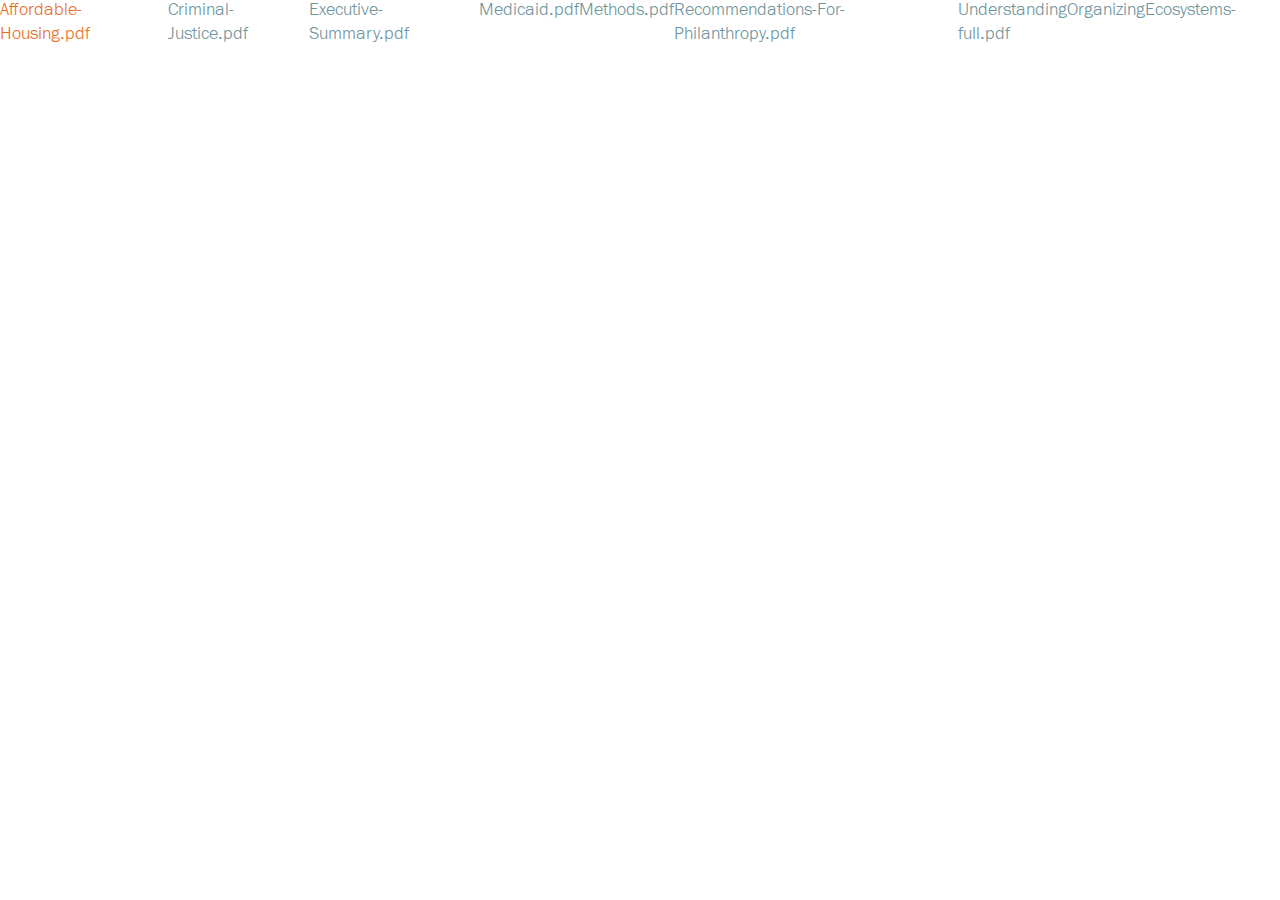
<file: pdf.html>
<!DOCTYPE html>
<html>

<head>
    <title>BBP Map</title>
    <meta name="viewport" content="width=device-width, initial-scale=1">

    <link rel="stylesheet" type="text/css" href="styles/map.css">
</head>

<body>
    <a href="pdfs/Affordable-Housing.pdf">Affordable-Housing.pdf</a>
    <a href="pdfs/Criminal-Justice.pdf">Criminal-Justice.pdf</a>
    <a href="pdfs/Executive-Summary.pdf">Executive-Summary.pdf</a>
    <a href="pdfs/Medicaid.pdf">Medicaid.pdf</a>
    <a href="pdfs/Methods.pdf">Methods.pdf</a>
    <a href="pdfs/Recommendations-For-Philanthropy.pdf">Recommendations-For-Philanthropy.pdf</a>
    <a href="pdfs/UnderstandingOrganizingEcosystems-full.pdf">UnderstandingOrganizingEcosystems-full.pdf</a>
</body>

</html>
</file>
<file: styles/map.css>
:root {
	--color-white: #FFF4EB;
	--color-orange: #EB6D1E;
	--color-orange-80: #EF8A4B;
	--color-orange-60: #F3A778;
	--color-rajah: #FCAB5F;
	--color-purple: #5F0F40;
	--color-purple-80: #7F3F66;
	--color-purple-60: #9F6F8C;
	--color-purple-40: #BF9FB3;
	--color-green: #0F4C5C;
	--color-green-80: #3F707D;
	--color-green-60: #6F949D;

	--color-btn-bg: var(--color-green-80);
	--color-btn-fg: var(--color-white);
	--color-btn-hover-bg: var(--color-rajah);
	--color-btn-hover-fg: var(--color-green);
	--color-btn-active-bg: var(--color-orange);
	--color-btn-active-fg: var(--color-white);

	--color-state-bg: var(--color-green-80);
	--color-state-hover-bg: var(--color-rajah);
	--color-state-active-bg: var(--color-orange);
	--color-state-fade: var(--color-purple-60);

	--border-radius: 0;
}

/* ================================= LOCAL FONTS ======*/
	/* ----- DISPLAY ------ */
		@font-face {
		  font-family: 'Bison';
		  src:  url('../fonts/display/Bison-Bold.woff') format('woff'),
		  		url('../fonts/display/Bison-Bold.ttf') format('ttf');
		  font-weight: 700;
		}
		@font-face {
		  font-family: 'Bison';
		  src:  url('../fonts/display/Bison-DemiBold.woff') format('woff'),
		  		url('../fonts/display/Bison-DemiBold.ttf') format('ttf');
		  font-weight: 600;
		}
	/* ----- BODY ------ */
		@font-face {
		  font-family: 'Franklin Light';
		  src:  url('../fonts/body/FranklinGothicURW-Lig.woff') format('woff'),
		  		url('../fonts/body/FranklinGothicURW-Lig.ttf') format('ttf');
		}

/* ================================= HEADINGS ======*/
	h1 {
		z-index: 6;
		position: relative;
		margin: 0 0 1.75rem 0;
		font-family: 'Buffalo Bold Italic', Helvetica, sans-serif;
		font-size: 7.5rem;
		line-height: 3.8rem;
		color: #5F0F40;
	}

	h2 {
		z-index: 5;
		display: inline-block;
		position: relative;
		margin: 0rem 0 2rem 0;
		padding: .5rem .5rem;
		font-family: 'Bison Bold', Helvetica, sans-serif;
		font-size: 3rem;
		line-height: 2.8rem;
		color: #FFF4EB;
		background-color: #EB6D1E;
	}


	/*h3 {
		font-family: 'Bison Bold', Helvetica, sans-serif;
		text-align: center;
		color: #5F0F40;
	}*/

/* ================================= BODY ======*/

	body,
	p {
		font-family: 'Franklin Light', Franklin, sans-serif;
		font-size: 1.125rem;
		line-height: 1.35;
		color: #12030C;
	}

	/* strong { font-family: 'Franklin Demi', Franklin, sans-serif; }

	em { font-family: 'Franklin Light Italic', Franklin, sans-serif; } */

	a { color: #6F949D; text-decoration: none;}
	a:hover,a:active { color: #EB6D1E; }

	.button {
		font-family: 'Bison', Helvetica, sans-serif;
		font-size: 1.5rem;
		letter-spacing: 0.6px;
		text-decoration: none;
		text-transform: uppercase;
	}

/* ================================= MAP ======*/

	.map__button {
		font-family: 'Bison', Helvetica, sans-serif;
		font-size: 2rem;
		line-height: 1.5rem;
		text-transform: uppercase;
	}

	.content__states {
		font-family: 'Bison', Helvetica, sans-serif;
		font-size: 2rem;
		text-transform: uppercase;
	}
	.content__title {
		font-family: 'Bison', Helvetica, sans-serif;
		font-size: 4rem;
		font-weight: bold;
		line-height: 0.9;
		text-transform: uppercase;
	}
	.content__text {}


@media (max-width: 1250px) {
	.content__title {
		font-size: 3rem;
	}
	.map__button {
		font-size: 1.2rem;
	}
}

@media (max-width: 650px) {
	.content__title {
		font-size: 3rem;
	}
	.map__button {
		font-size: 1rem;
	}
}

/* MAP */

html {
  box-sizing: border-box;
}
*, *:before, *:after {
  box-sizing: inherit;
}

body {
	height: 100vh;
	margin: 0;
	padding: 0;
	display: flex;
	font-size: 1.125rem;
}

.content__container {
	flex: 0 0 30%;
	max-height: 100vh;
	overflow-y: hidden;
	box-sizing: border-box;
	max-width: 30%;
	min-width: 390px;
}

.content {
	padding: 2.5rem 1.5rem 1.5rem;
	color: var(--color-purple);
	display: none;
	flex-direction: column;
	justify-content: space-between;
	min-height: 80vh;
	max-height: 100vh;
}

.content.active {
	display: flex;
}

.content__states {
    border-bottom: solid 2px var(--color-orange);
    margin-bottom: 0.9rem;
}
.content__title {}
.content__text {
    flex: 0 1 auto;
    overflow-y: auto;
    margin: 1rem 0;
}

.content__text p:first-child { margin-top: 0;}
.content__text p:last-child { margin-bottom: 0;}

.content .button {
    display: inline-block;
    width: auto;
}

.map__container {
	flex: 1 1 auto;
	height: 100%;
	max-height: 100vh;
	display: flex;
	flex-direction: column;
	justify-content: center;
	align-items: center;
	padding-right: 1.5rem;
}

.map {
	margin: 1em 0 0;
	flex: 1 1 100%;
	max-width: 100%;
}

.map svg {
	width: 100%;
	height: 100%;
}

.map__button-box {
	display: flex;
	flex-direction: row;
	justify-content: space-around;
	width: 100%;
}

.map__button {
	width: 30%;
	background-color: var(--color-btn-bg);
	border-radius: var(--border-radius);
	color: var(--color-btn-fg);
	text-align: center;
	padding: .5rem 0;
	transition: all .3s ease;
}
	.map__button.hover,
	.map__button:hover {
		cursor: pointer;
		background-color: var(--color-btn-hover-bg);
		color: var(--color-btn-hover-fg);
	}

	.map__button:active,
	.map__button.active,
	.map__button.active:hover {
		background-color: var(--color-btn-active-bg);
		color: var(--color-btn-active-fg);
	}

/* ==================================== STATES ===== */
	.map path {
		fill: var(--color-state-fade);
	}
	.state-of-interest path { 
		fill: var(--color-state-bg);
		transition: fill .3s ease;
	}
	.state-of-interest.hover path,
	.state-of-interest:hover path {
		cursor: pointer;
		fill: var(--color-state-hover-bg);}
	.state-of-interest.active path { fill: var(--color-state-active-bg); }


/* ==================================== MEDIA ===== */

@media (max-width: 800px) {
	.map__button-box {
		flex-direction: column;
		align-items: center;
		margin-top: 2.5rem;
	}
	.map__button {
		width: 100%;
		margin-bottom: 1rem;
	}
	.map svg {
		height: unset;
	}
	.map {
		flex: 0 1 auto;
	}
}

/* BUTTON CODE */

.button {
  margin-right: 2rem;
  margin-bottom: 2rem;
  padding: 0.8rem;
  -webkit-transition: all 300ms ease-out;
  transition: all 300ms ease-out;
  font-family: Bison, sans-serif;
  font-weight: 600;
  letter-spacing: 0.125rem;
  text-decoration: none;
  text-transform: uppercase;
  position: relative;
  background-color: var(--color-green-80);
  color: var(--color-white);
}

.button:hover {
  background-color: var(--color-rajah);
  color: var(--color-white);
}

.button:active {
  background-color: var(--color-orange);
}

/* CUSTOM CODE */

.button-download:after,
.button:after {
	content: "";
	transition: all 300ms ease-out;
	position: absolute;
	z-index: -3;
	width: 60%;
	height: 70%;
	bottom: -1rem;
	right: -1rem;
	border: 2px solid;
}
.button-download:hover:after,
.button:hover:after {
	width:90%;
	height: 90%;
	bottom: -0.5rem;
	right: -0.5rem;
}
.button-download:active:after,
.button:active:after {
	width: 80%;
	height:85%;
	bottom: -1rem;
	right: -1rem;
	transition: all 30ms ease-out;
}

.button-download.is-green:after,
.button:after {
	border-color: #0F4C5C;
}


.button-download:after,
.button.is-purple:after {
	border-color: #5F0F40;
}

.button-download.is-orange:after,
.button.is-orange:after {
	border-color: #EB6D1E;
}
.button-download.is-red:after,
.button.is-red:after {
	border-color: #B40424;
}

.w-button.button-download:hover:after,
.w-button.button:hover:after {
	border-color: #FCAB5F;
}
.w-button.button-download:active:after,
.w-button.button:active:after {
	border-color: #EB6D1E;
}

/* Flip horizontal rules */

.takeaway-list.right .horizontal-rule {
    transform: rotate(180deg);
}
</file>
